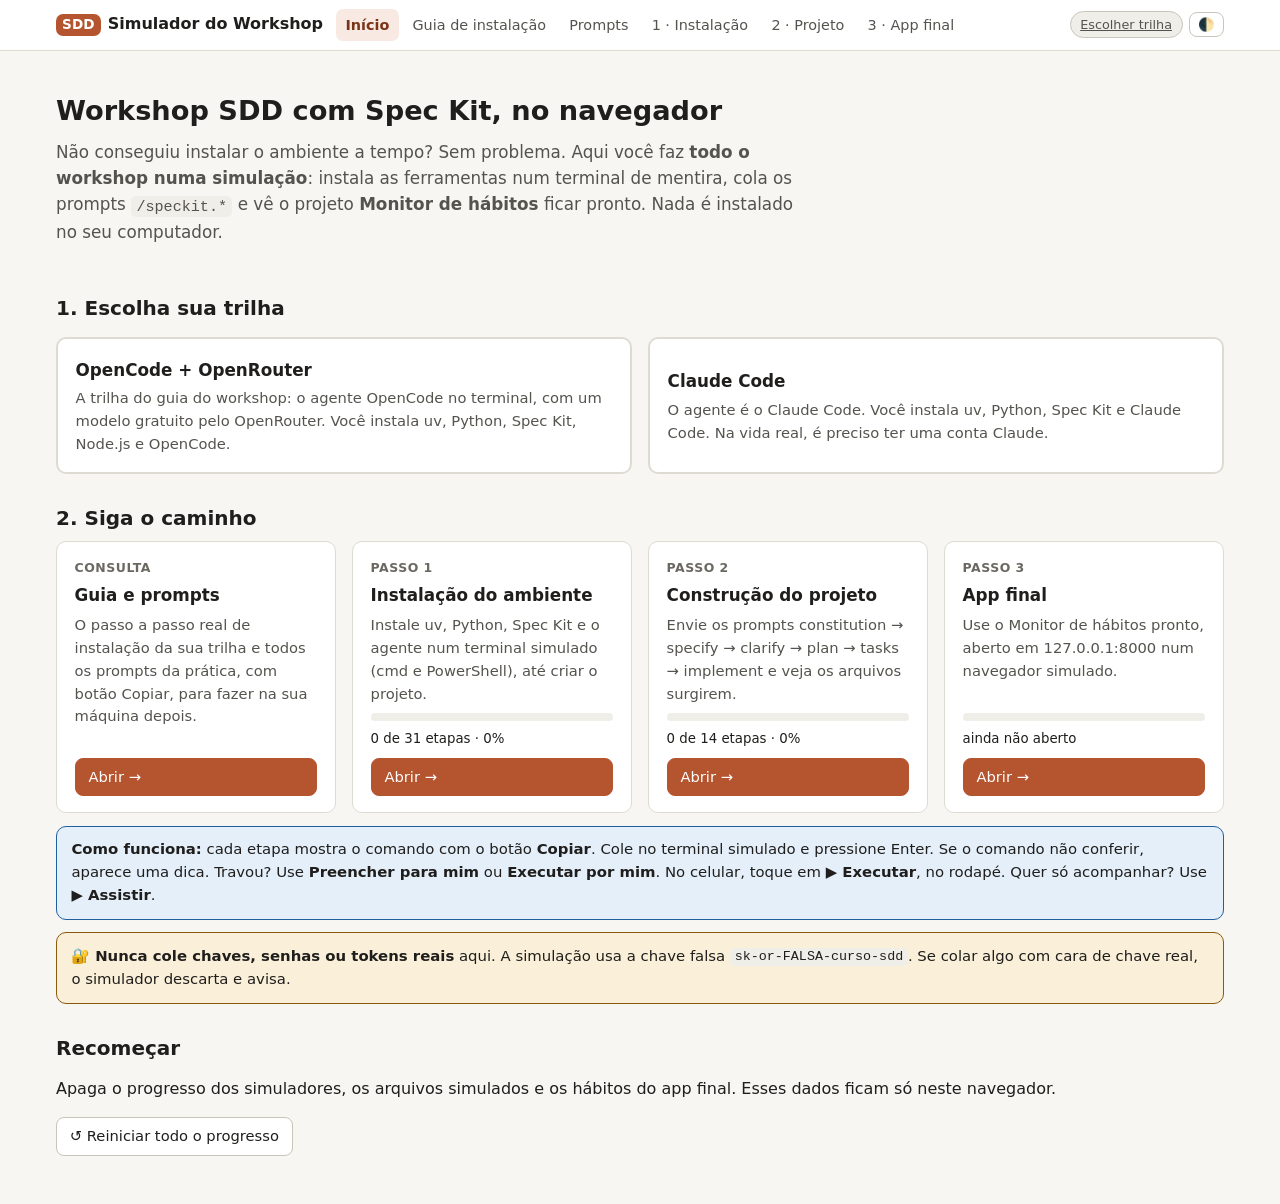
<file: index.html>
<!doctype html>
<html lang="pt-BR">
<head>
<meta charset="utf-8">
<meta name="viewport" content="width=device-width, initial-scale=1">
<title>Início · Simulador do Workshop SDD</title>
<meta name="description" content="Faça o workshop de SDD com Spec Kit numa simulação no navegador: instalação, prompts e o app final, sem instalar nada.">
<link rel="icon" href="assets/favicon.svg" type="image/svg+xml">
<link rel="stylesheet" href="assets/sim.css">
</head>
<body data-raiz="" data-pagina="inicio">
<main>
  <section class="hero">
    <h1>Workshop SDD com Spec Kit, no navegador</h1>
    <p class="lead">Não conseguiu instalar o ambiente a tempo? Sem problema. Aqui você faz <b>todo o workshop numa simulação</b>: instala as ferramentas num terminal de mentira, cola os prompts <code>/speckit.*</code> e vê o projeto <b>Monitor de hábitos</b> ficar pronto. Nada é instalado no seu computador.</p>
  </section>

  <h2 id="trilhas">1. Escolha sua trilha</h2>
  <div class="trilhas" id="trilhas-opcoes"></div>

  <h2>2. Siga o caminho</h2>
  <div class="grade" id="areas"></div>

  <div class="aviso info">
    <b>Como funciona:</b> cada etapa mostra o comando com o botão <b>Copiar</b>. Cole no terminal simulado e pressione Enter. Se o comando não conferir, aparece uma dica. Travou? Use <b>Preencher para mim</b> ou <b>Executar por mim</b>. No celular, toque em <b>▶ Executar</b>, no rodapé. Quer só acompanhar? Use <b>▶ Assistir</b>.
  </div>
  <div class="aviso warn">
    🔐 <b>Nunca cole chaves, senhas ou tokens reais</b> aqui. A simulação usa a chave falsa <code>sk-or-FALSA-curso-sdd</code>. Se colar algo com cara de chave real, o simulador descarta e avisa.
  </div>

  <h2>Recomeçar</h2>
  <p>Apaga o progresso dos simuladores, os arquivos simulados e os hábitos do app final. Esses dados ficam só neste navegador.</p>
  <button type="button" class="btn" id="reiniciar">↺ Reiniciar todo o progresso</button>
</main>
<script src="assets/roteiros.js"></script>
<script src="assets/sim.js"></script>
<script>
(function () {
  Sim.iniciarPagina();
  var opcoes = [
    ["opencode", "OpenCode + OpenRouter", "A trilha do guia do workshop: o agente OpenCode no terminal, com um modelo gratuito pelo OpenRouter. Você instala uv, Python, Spec Kit, Node.js e OpenCode."],
    ["claude", "Claude Code", "O agente é o Claude Code. Você instala uv, Python, Spec Kit e Claude Code. Na vida real, é preciso ter uma conta Claude."]
  ];
  var box = document.getElementById("trilhas-opcoes");
  function desenhaTrilhas() {
    box.innerHTML = "";
    opcoes.forEach(function (o) {
      var b = Sim.el("button", { type: "button", class: "trilha", "aria-pressed": Sim.trilha() === o[0] ? "true" : "false" },
        "<span class='trilha-tit'>" + (Sim.trilha() === o[0] ? "✓ " : "") + o[1] + "</span><span class='trilha-desc'>" + o[2] + "</span>");
      b.onclick = function () {
        Sim.estado().trilha = o[0]; Sim.salvar();
        var chip = document.querySelector(".chip-trilha"); if (chip) chip.textContent = "Trilha: " + Sim.nomeAgente();
        desenhaTrilhas(); desenhaAreas();
      };
      box.appendChild(b);
    });
  }
  function desenhaAreas() {
    var g = document.getElementById("areas"); g.innerHTML = "";
    var pi = Sim.progresso("instalacao", ROTEIROS.instalacao), pp = Sim.progresso("projeto", ROTEIROS.projeto);
    var areas = [
      ["Consulta", "Guia e prompts", "O passo a passo real de instalação da sua trilha e todos os prompts da prática, com botão Copiar, para fazer na sua máquina depois.", "guia/instalacao.html", null],
      ["Passo 1", "Instalação do ambiente", "Instale uv, Python, Spec Kit e o agente num terminal simulado (cmd e PowerShell), até criar o projeto.", "simulador/instalacao.html", pi],
      ["Passo 2", "Construção do projeto", "Envie os prompts constitution → specify → clarify → plan → tasks → implement e veja os arquivos surgirem.", "simulador/projeto.html", pp],
      ["Passo 3", "App final", "Use o Monitor de hábitos pronto, aberto em 127.0.0.1:8000 num navegador simulado.", "simulador/app-final.html", { pct: Sim.estado().appAberto ? 100 : 0, txt: Sim.estado().appAberto ? "✓ já aberto" : "ainda não aberto" }]
    ];
    areas.forEach(function (a) {
      var c = Sim.el("div", { class: "card area" },
        '<span class="num">' + a[0] + "</span><h3>" + a[1] + "</h3><p>" + a[2] + "</p>" +
        (a[4] ? '<div class="barra" role="presentation"><i style="width:' + a[4].pct + '%"></i></div><small>' + (a[4].txt || (a[4].feitas + " de " + a[4].total + " etapas · " + a[4].pct + "%")) + "</small>" : ""));
      c.appendChild(Sim.el("a", { class: "btn primario", href: a[3], "aria-label": (a[4] && a[4].pct > 0 && a[4].pct < 100 ? "Continuar: " : "Abrir: ") + a[1] }, a[4] && a[4].pct > 0 && a[4].pct < 100 ? "Continuar →" : "Abrir →"));
      g.appendChild(c);
    });
  }
  document.getElementById("reiniciar").onclick = function () {
    if (!confirm("Apagar todo o progresso, os arquivos simulados e os hábitos do app final?")) return;
    Sim.reiniciarTudo(); location.reload();
  };
  desenhaTrilhas(); desenhaAreas();
})();
</script>
</body>
</html>
</file>
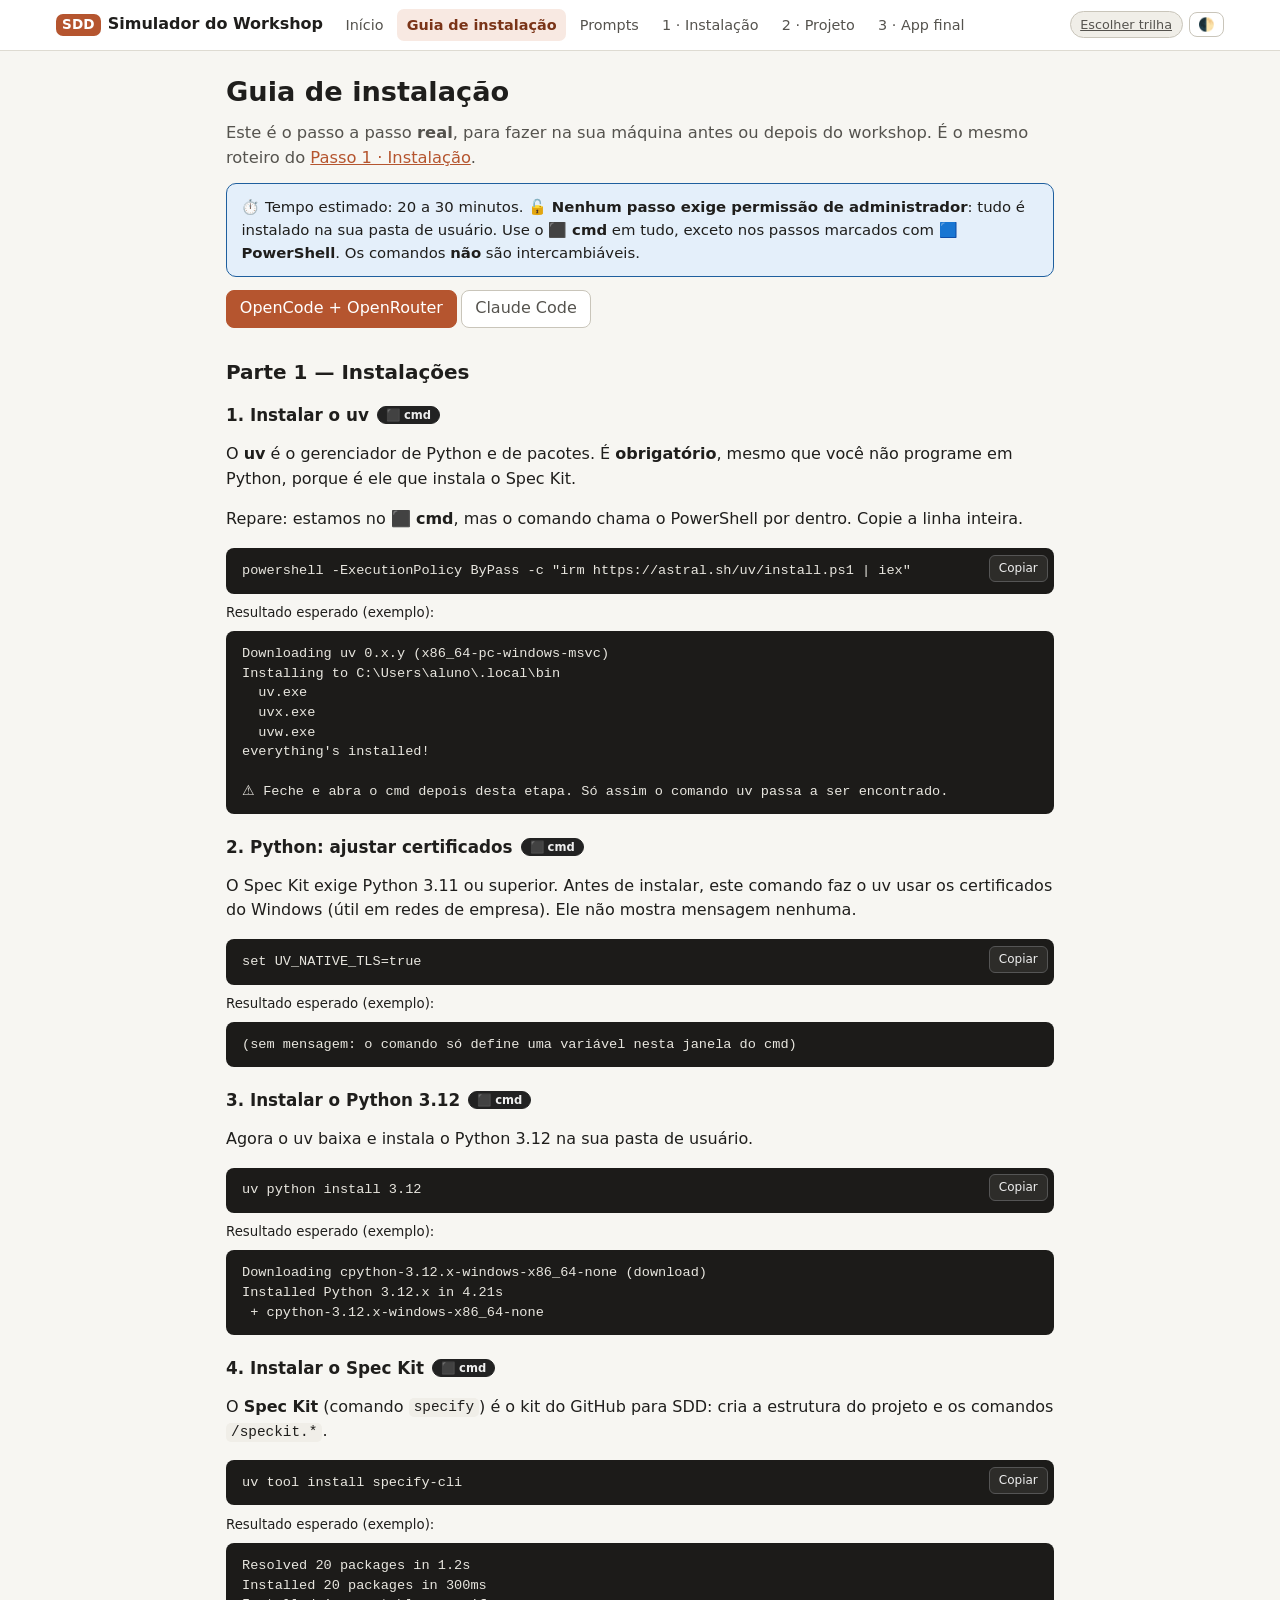
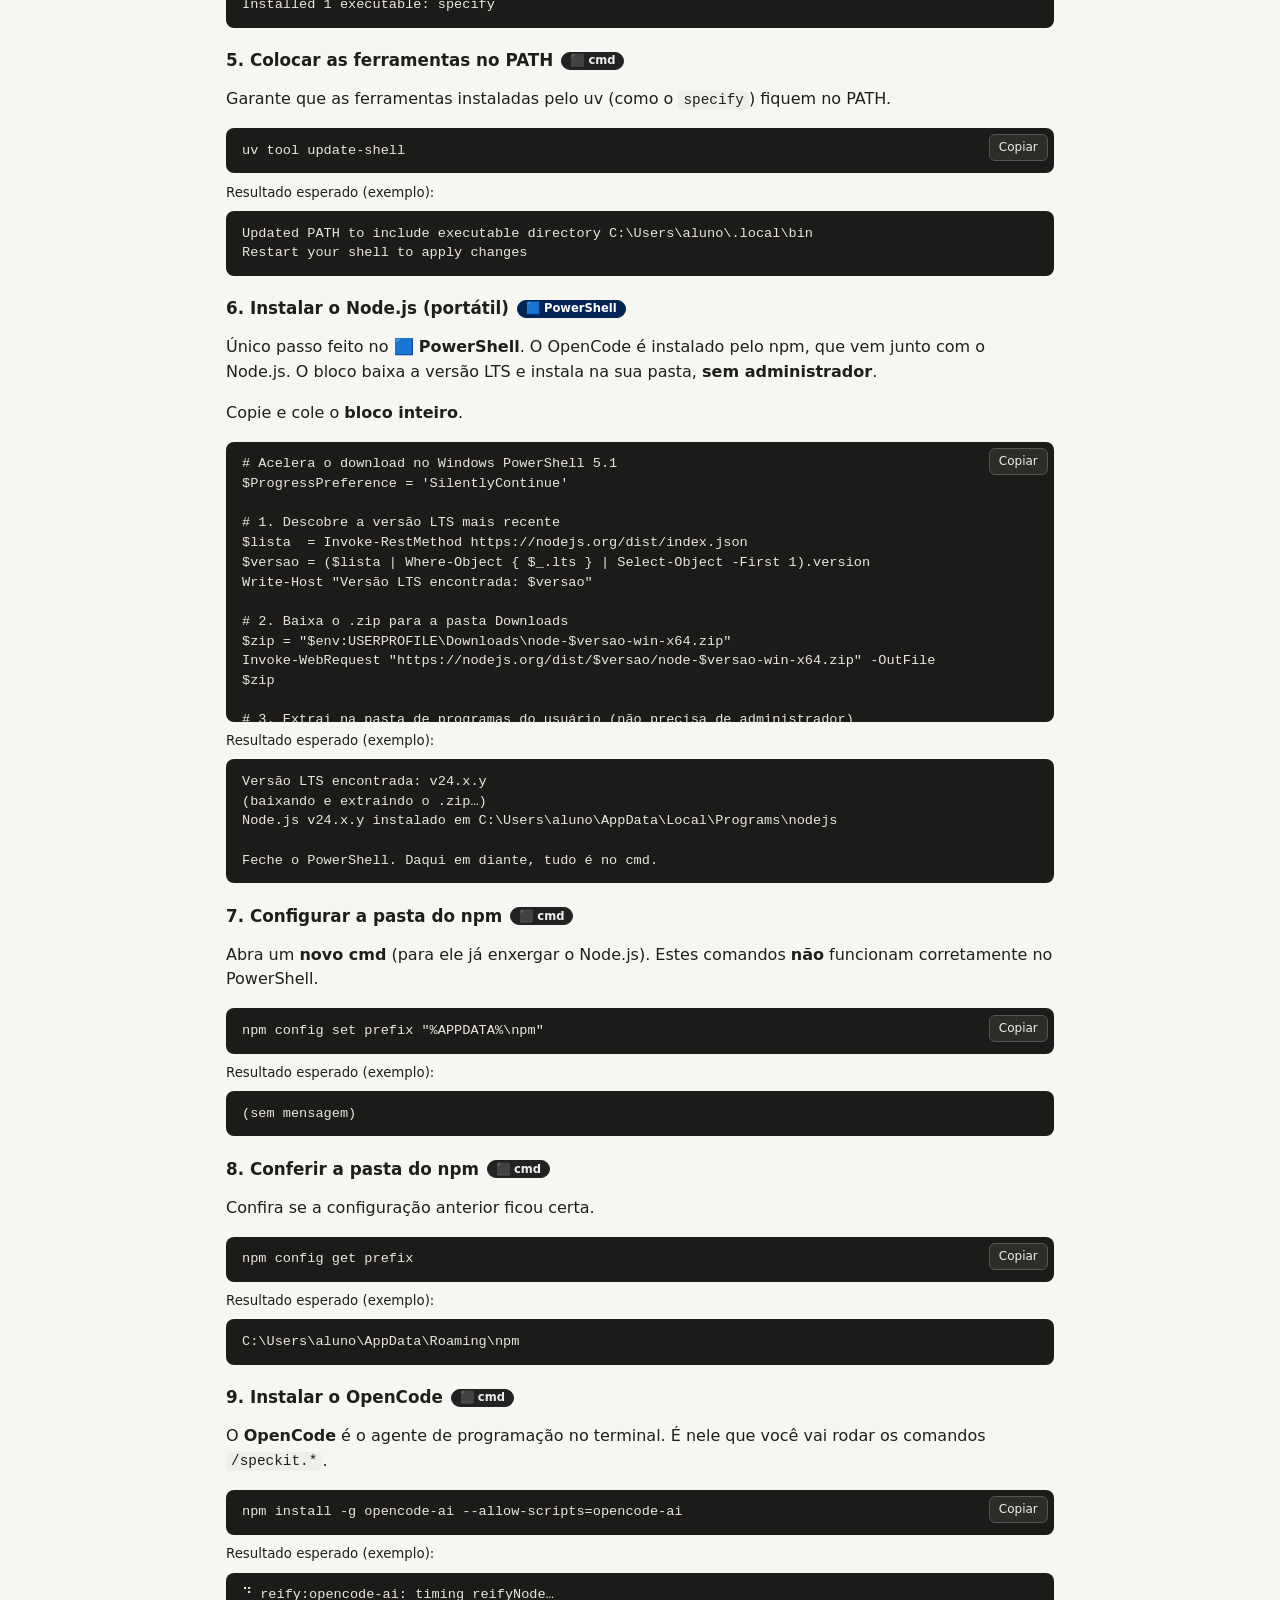
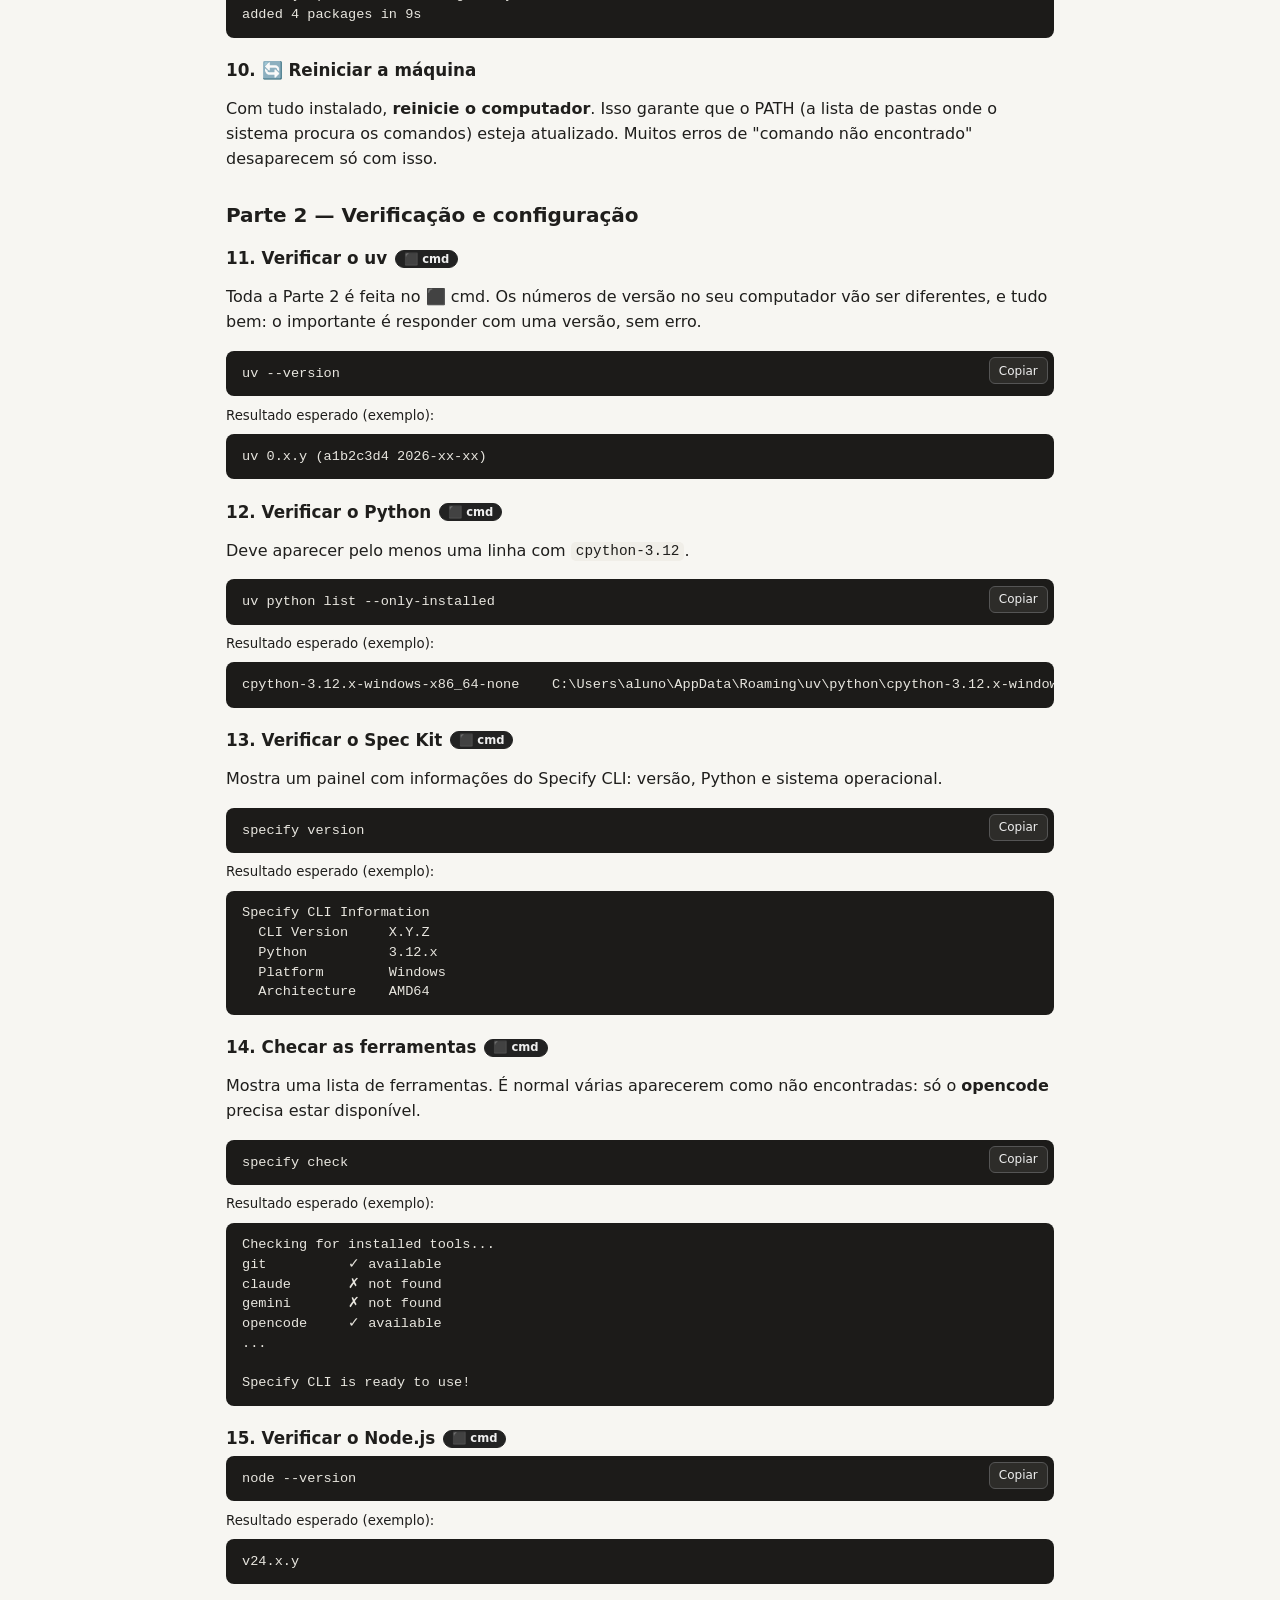
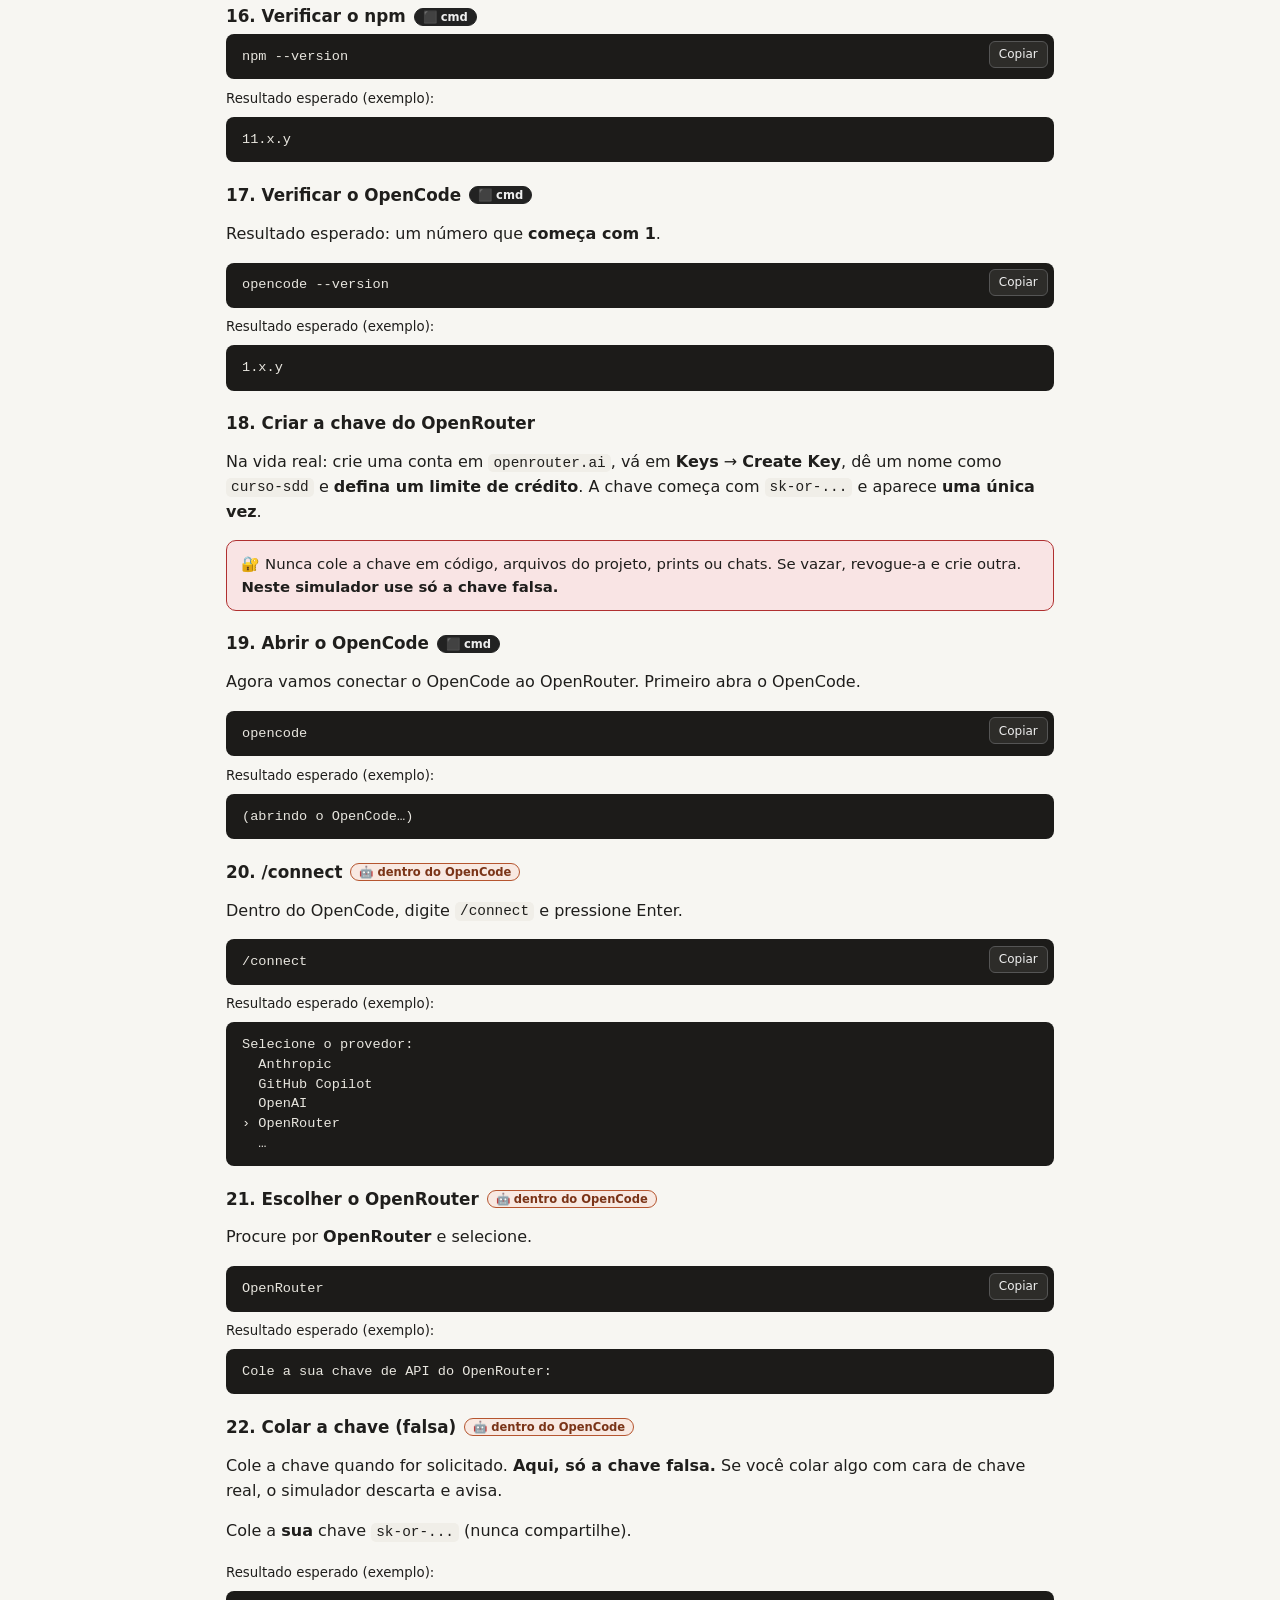
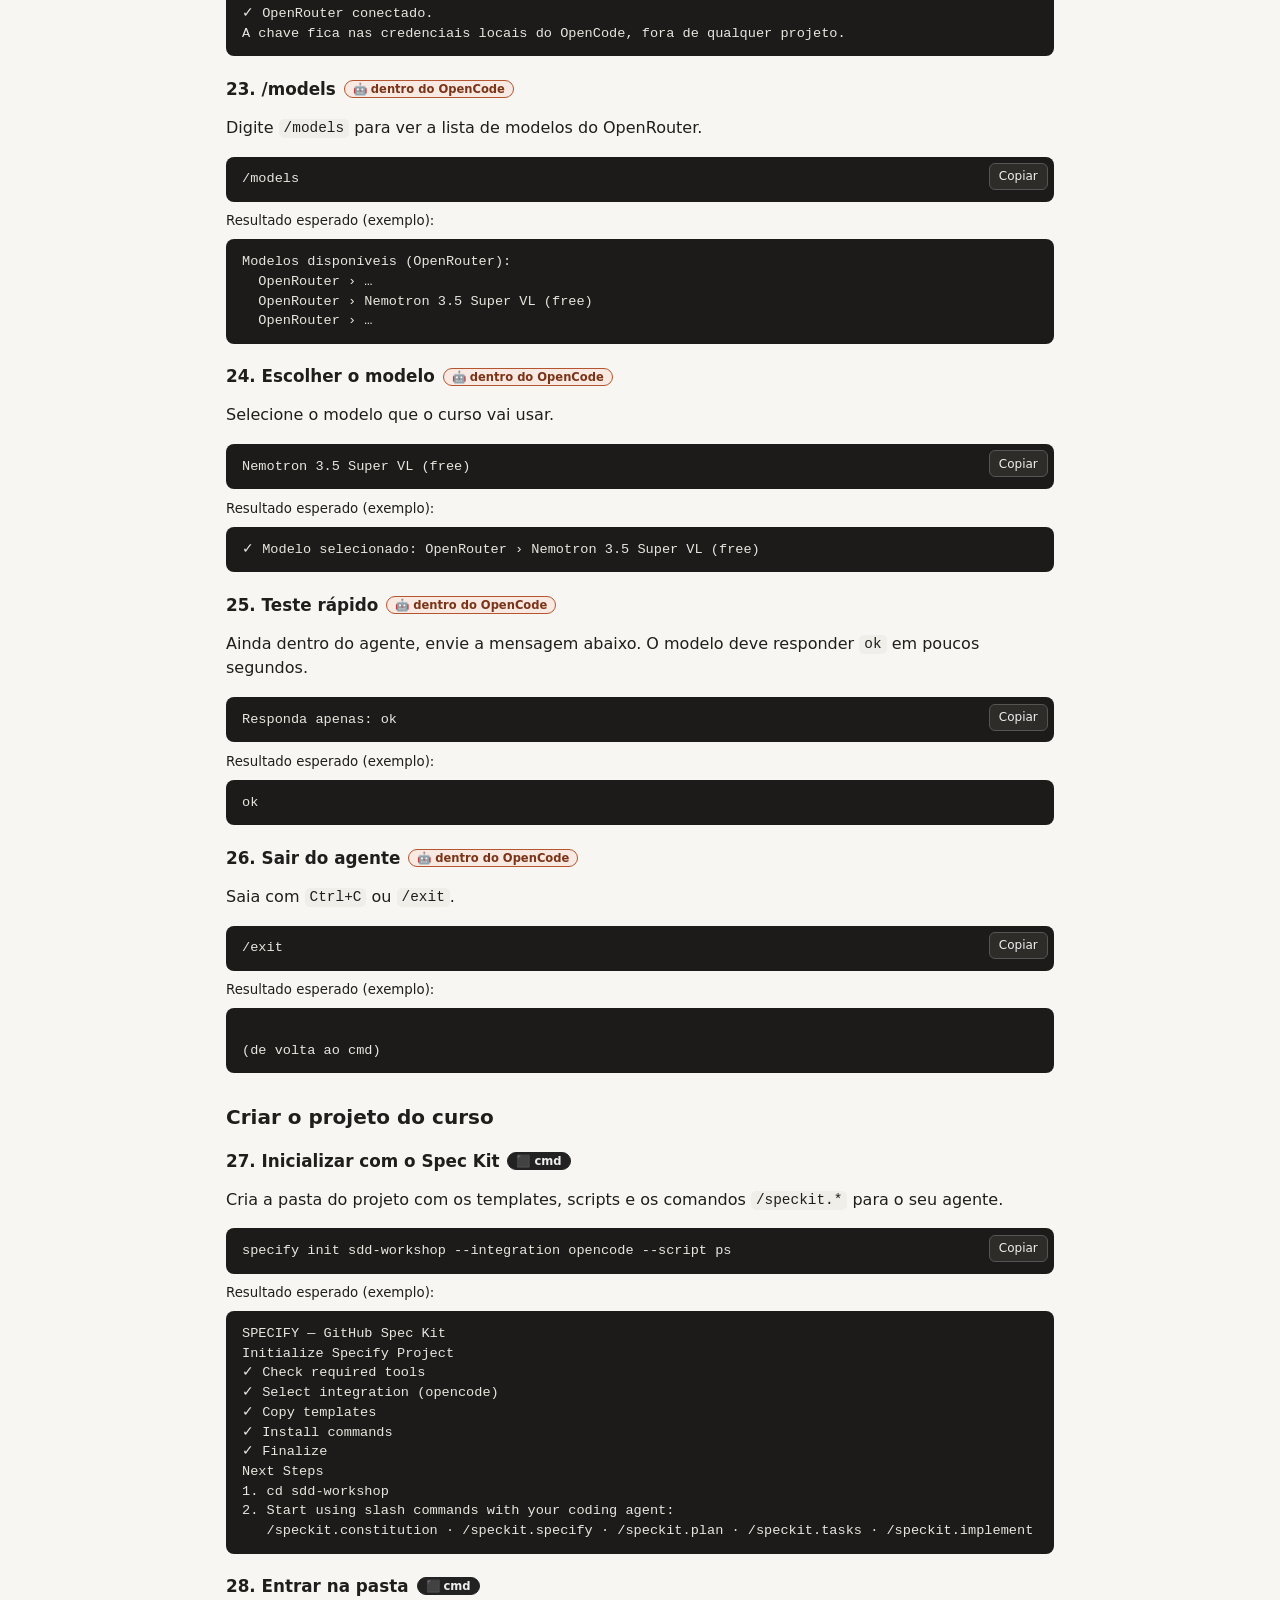
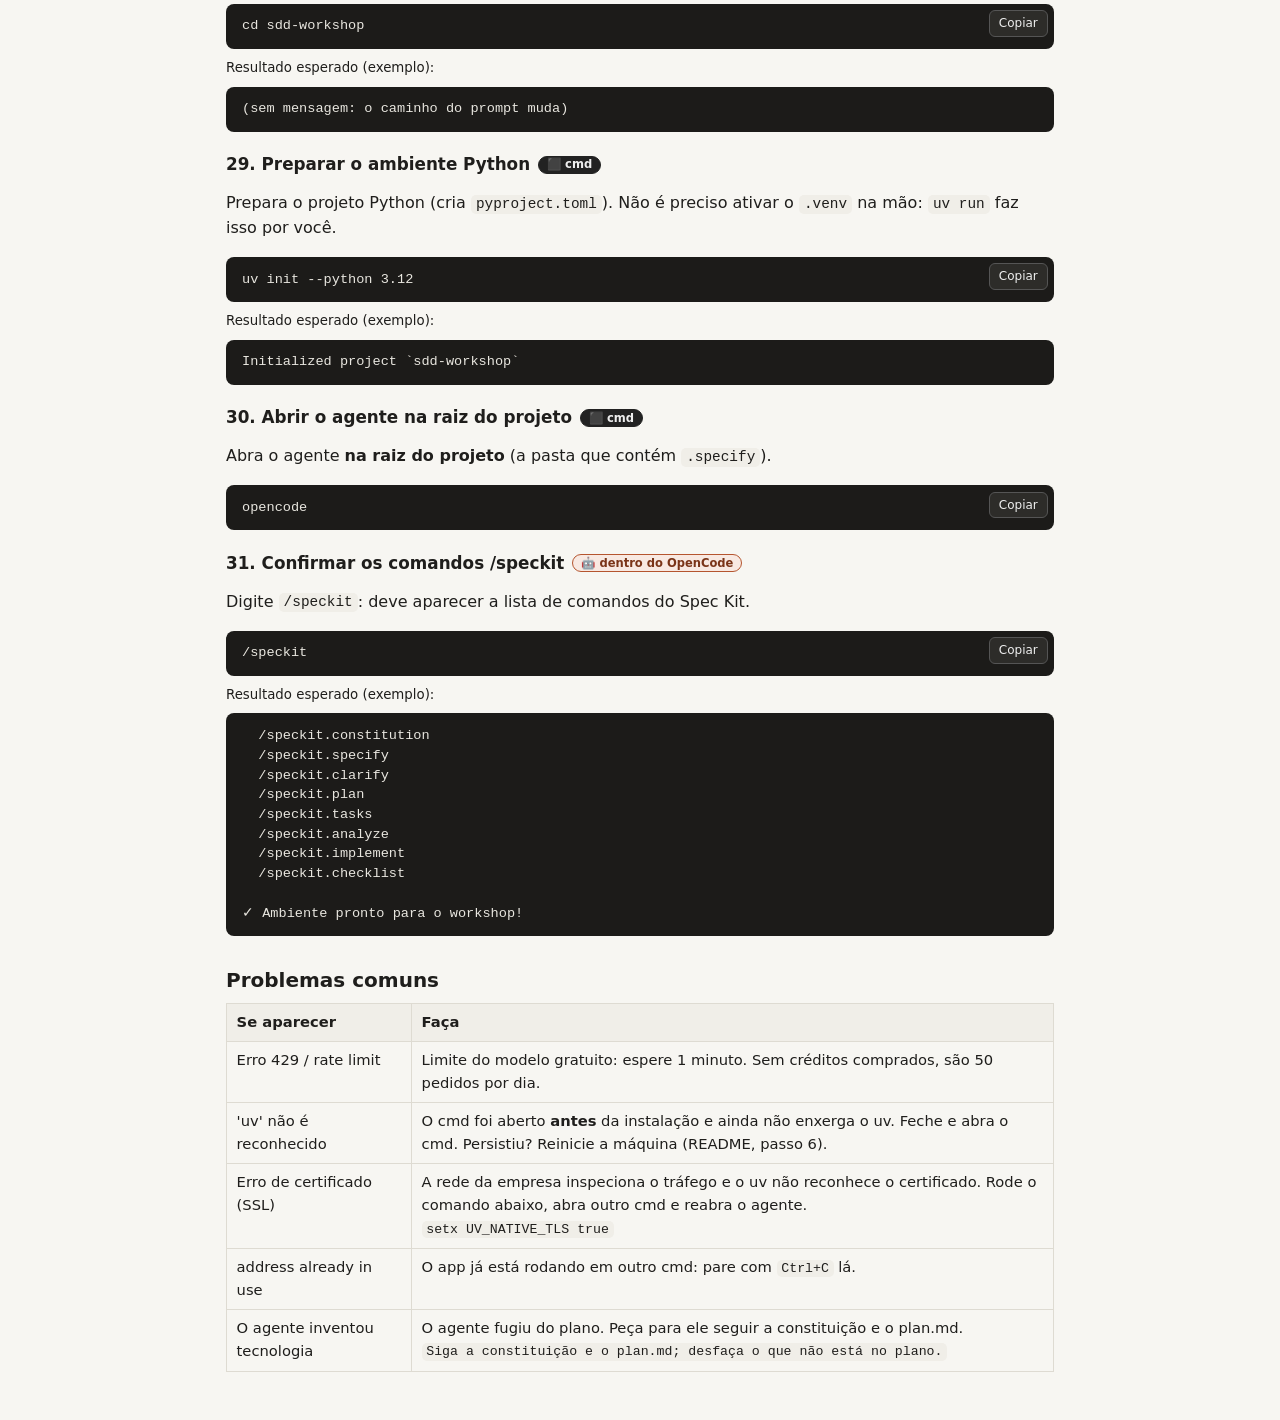
<file: guia/instalacao.html>
<!doctype html>
<html lang="pt-BR">
<head>
<meta charset="utf-8">
<meta name="viewport" content="width=device-width, initial-scale=1">
<title>Guia de instalação · Simulador do Workshop SDD</title>
<meta name="description" content="Passo a passo real para instalar uv, Python, Spec Kit e o agente (OpenCode ou Claude Code) no Windows, sem administrador.">
<link rel="icon" href="../assets/favicon.svg" type="image/svg+xml">
<link rel="stylesheet" href="../assets/sim.css">
</head>
<body data-raiz="../" data-pagina="guia">
<main class="estreito">
  <h1>Guia de instalação</h1>
  <p class="lead">Este é o passo a passo <b>real</b>, para fazer na sua máquina antes ou depois do workshop. É o mesmo roteiro do <a href="../simulador/instalacao.html">Passo 1 · Instalação</a>.</p>
  <div class="aviso info">⏱️ Tempo estimado: 20 a 30 minutos. 🔓 <b>Nenhum passo exige permissão de administrador</b>: tudo é instalado na sua pasta de usuário. Use o ⬛ <b>cmd</b> em tudo, exceto nos passos marcados com 🟦 <b>PowerShell</b>. Os comandos <b>não</b> são intercambiáveis.</div>
  <div class="abas" role="group" aria-label="Escolha a trilha do guia" id="abas"></div>
  <div id="conteudo"></div>
</main>
<script src="../assets/roteiros.js"></script>
<script src="../assets/sim.js"></script>
<script>
(function () {
  Sim.iniciarPagina();
  var esc = Sim.esc, el = Sim.el;
  var atual = Sim.trilha() || "opencode";
  function texto(saida) {
    return (Sim.val(saida) || []).filter(function (p) { return p.t !== "pensa" && p.t !== "cria"; })
      .map(function (p) { var d = document.createElement("div"); d.innerHTML = p.t === "html" ? p.x : esc(p.x); return d.textContent; }).join("\n");
  }
  function desenha() {
    var abas = document.getElementById("abas"); abas.innerHTML = "";
    [["opencode", "OpenCode + OpenRouter"], ["claude", "Claude Code"]].forEach(function (t) {
      var b = el("button", { type: "button", "aria-pressed": atual === t[0] ? "true" : "false" }, t[1]);
      b.onclick = function () { atual = t[0]; Sim.estado().trilha = atual; Sim.salvar(); var chip = document.querySelector(".chip-trilha"); if (chip) chip.textContent = "Trilha: " + Sim.nomeAgente(); desenha(); };
      abas.appendChild(b);
    });
    var c = document.getElementById("conteudo"); c.innerHTML = "";
    var grupo = null, n = 0;
    Sim.etapasDaTrilha(ROTEIROS.instalacao).forEach(function (e) {
      if (e.grupo !== grupo) { grupo = e.grupo; c.appendChild(el("h2", null, esc(grupo))); }
      n++;
      var s = el("section", { class: "passo-guia" });
      var selo = e.shell === "ps" ? '<span class="selo ps">🟦 PowerShell</span>' : e.shell === "agente" ? '<span class="selo agente">🤖 dentro do ' + esc(Sim.nomeAgente()) + "</span>" : '<span class="selo cmd">⬛ cmd</span>';
      s.appendChild(el("h3", null, n + ". " + esc(e.titulo) + " " + (e.modo === "botao" ? "" : selo) + (e.conferir ? ' <span class="selo conferir">conferir na documentação oficial</span>' : "")));
      if (e.explica) s.appendChild(el("div", null, Sim.val(e.explica)));
      if (e.modo !== "botao") {
        var cmd = Sim.comandoDe(e);
        if (e.modo === "chave") s.appendChild(el("p", null, "Cole a <b>sua</b> chave <code>sk-or-...</code> (nunca compartilhe)."));
        else s.appendChild(Sim.blocoCopiavel(cmd));
      }
      var t = texto(e.saida);
      if (t && e.modo !== "botao") { s.appendChild(el("p", { style: "margin:.4rem 0 .1rem" }, "<small>Resultado esperado (exemplo):</small>")); var pre = el("pre", { class: "bloco" }); pre.textContent = t; s.appendChild(pre); }
      c.appendChild(s);
    });
    c.appendChild(el("h2", null, "Problemas comuns"));
    var tb = el("div", { class: "tabela-rolagem" });
    var h = "<table><thead><tr><th>Se aparecer</th><th>Faça</th></tr></thead><tbody>";
    for (var k in ROTEIROS.problemas) { var p = ROTEIROS.problemas[k]; h += "<tr><td>" + esc(p.titulo) + "</td><td>" + p.causa + (p.comando ? "<br><code>" + esc(p.comando) + "</code>" : "") + "</td></tr>"; }
    tb.innerHTML = h + "</tbody></table>"; c.appendChild(tb);
  }
  desenha();
})();
</script>
</body>
</html>
</file>
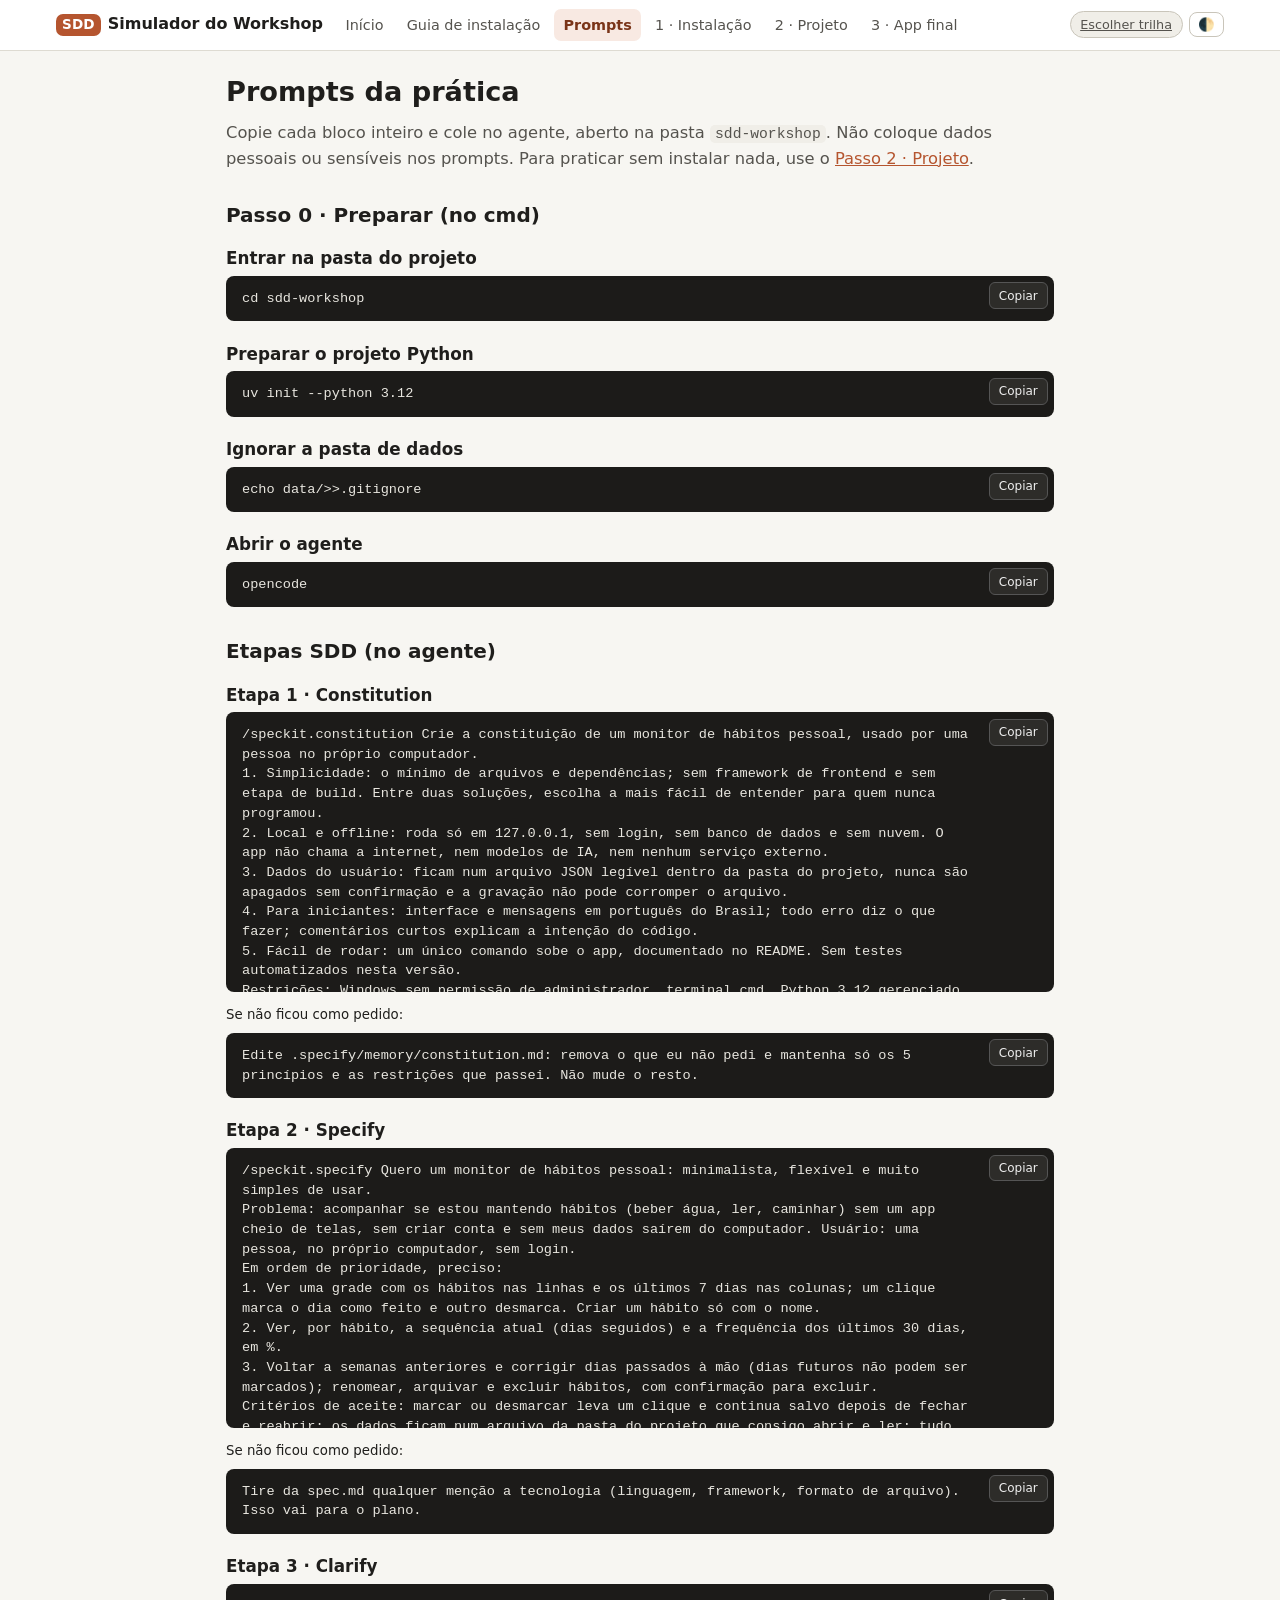
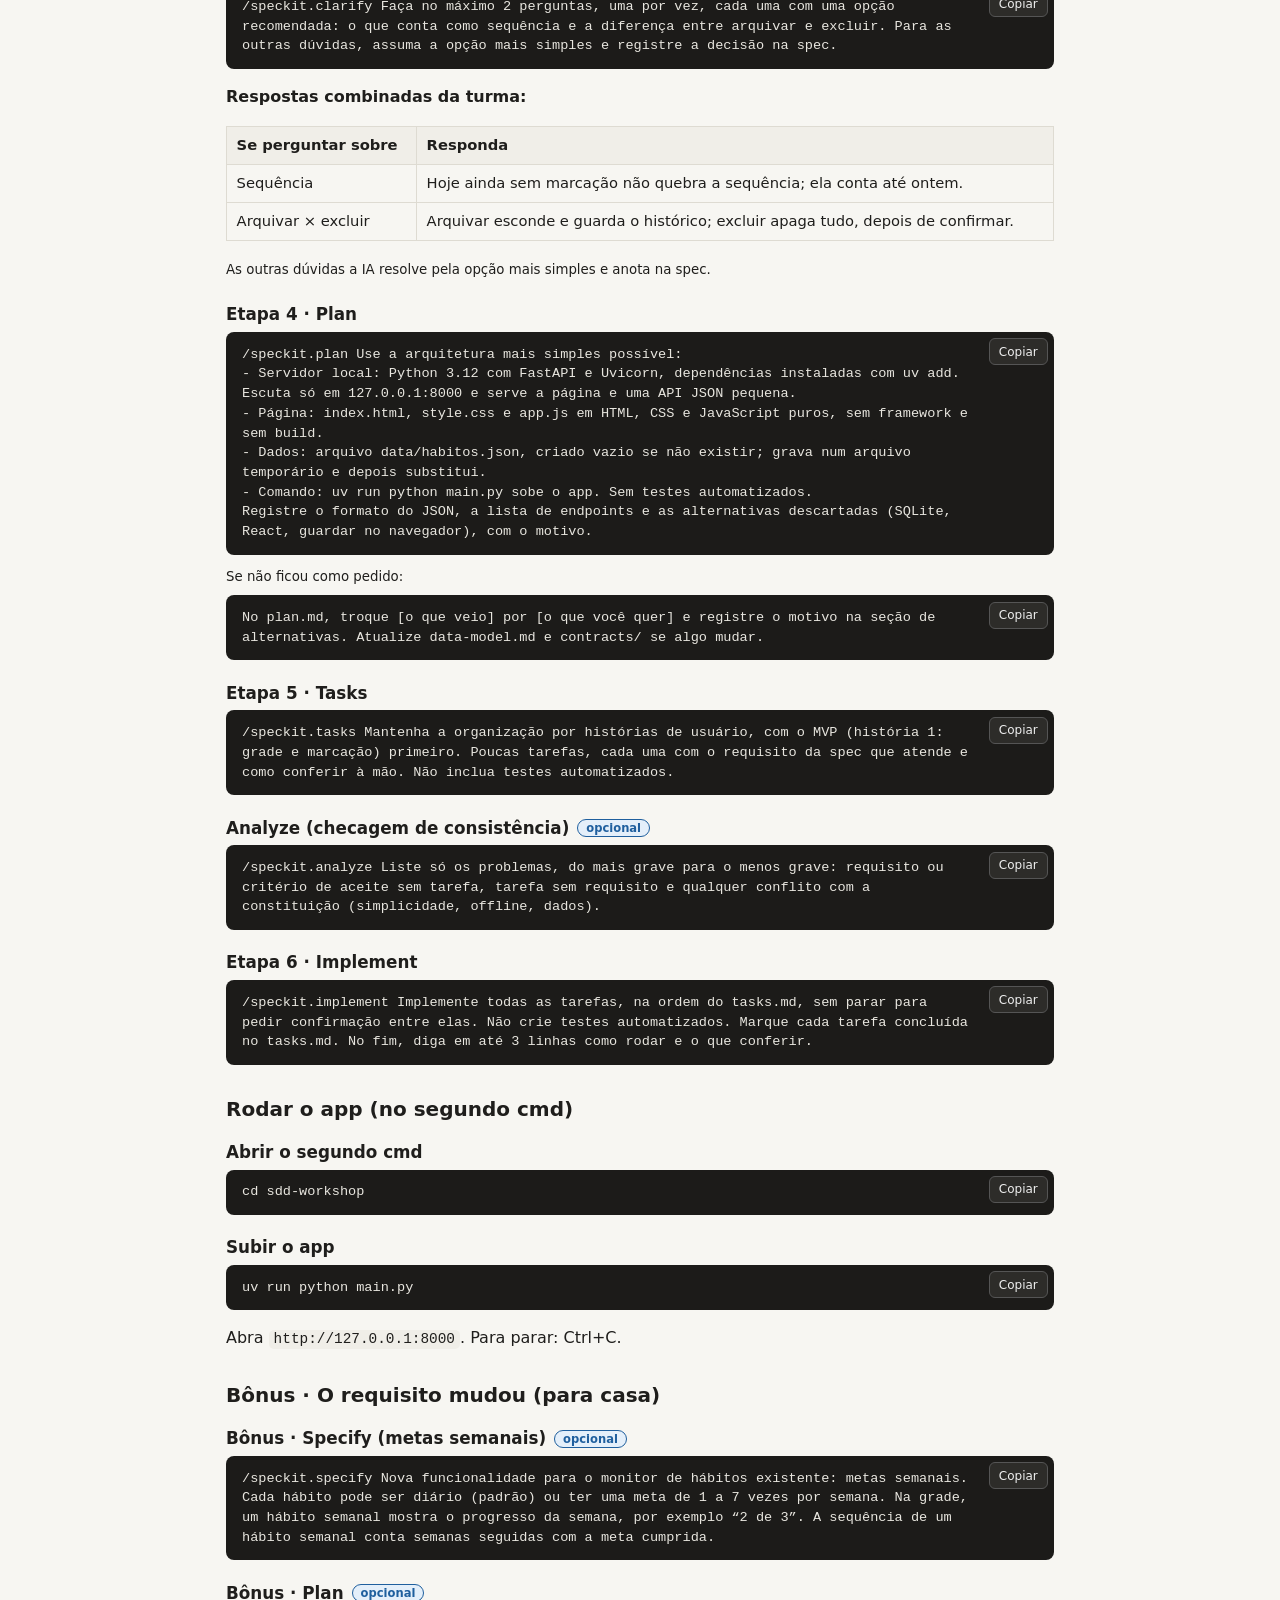
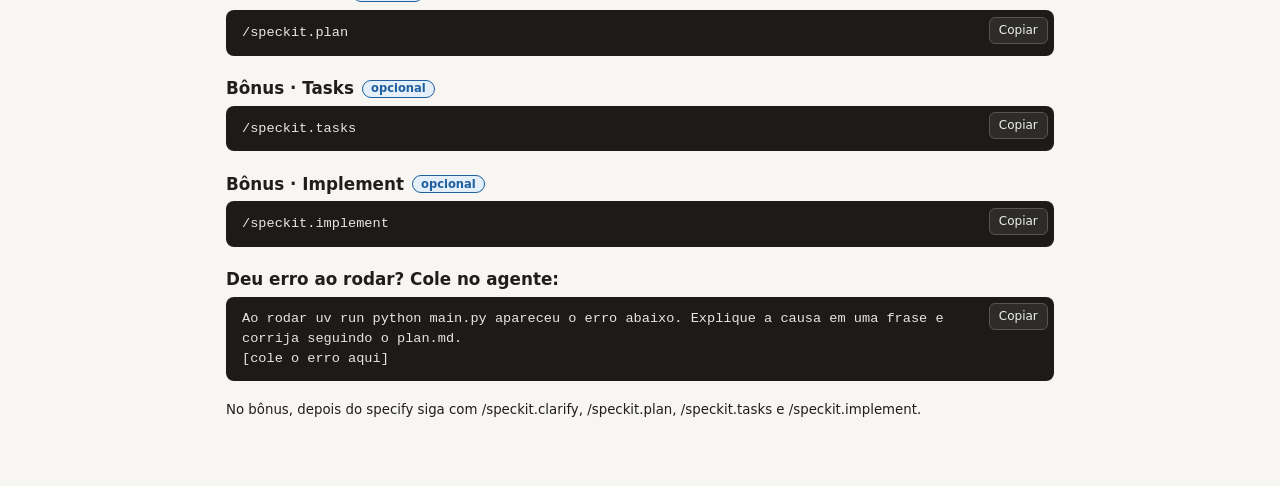
<file: guia/prompts.html>
<!doctype html>
<html lang="pt-BR">
<head>
<meta charset="utf-8">
<meta name="viewport" content="width=device-width, initial-scale=1">
<title>Prompts da prática · Simulador do Workshop SDD</title>
<meta name="description" content="Todos os prompts da prática do Monitor de hábitos, com botão Copiar.">
<link rel="icon" href="../assets/favicon.svg" type="image/svg+xml">
<link rel="stylesheet" href="../assets/sim.css">
</head>
<body data-raiz="../" data-pagina="prompts">
<main class="estreito">
  <h1>Prompts da prática</h1>
  <p class="lead">Copie cada bloco inteiro e cole no agente, aberto na pasta <code>sdd-workshop</code>. Não coloque dados pessoais ou sensíveis nos prompts. Para praticar sem instalar nada, use o <a href="../simulador/projeto.html">Passo 2 · Projeto</a>.</p>
  <p id="nota-trilha"></p>
  <div id="conteudo"></div>
</main>
<script src="../assets/roteiros.js"></script>
<script src="../assets/sim.js"></script>
<script>
(function () {
  Sim.iniciarPagina();
  var esc = Sim.esc, el = Sim.el;
  if (Sim.trilha() === "claude") document.getElementById("nota-trilha").innerHTML = "<small>Trilha Claude Code: os comandos aparecem como skills com hífen (<code>/speckit-plan</code>).</small>";
  var c = document.getElementById("conteudo"), grupo = null;
  Sim.etapasDaTrilha(ROTEIROS.projeto).forEach(function (e) {
    if (e.id === "clarify-r1" || e.id === "clarify-r2") return; // viram a tabela de respostas
    if (e.grupo !== grupo) { grupo = e.grupo; c.appendChild(el("h2", null, esc(grupo))); }
    var s = el("section", { class: "passo-guia" });
    s.appendChild(el("h3", null, esc(e.titulo) + (e.opcional ? ' <span class="selo opc">opcional</span>' : "")));
    s.appendChild(Sim.blocoCopiavel(Sim.comandoDe(e)));
    if (e.id === "clarify") {
      var t = "<p><b>Respostas combinadas da turma:</b></p><div class='tabela-rolagem'><table><thead><tr><th>Se perguntar sobre</th><th>Responda</th></tr></thead><tbody>";
      ROTEIROS.respostasClarify.forEach(function (r) { t += "<tr><td>" + esc(r[0]) + "</td><td>" + esc(r[1]) + "</td></tr>"; });
      s.appendChild(el("div", null, t + "</tbody></table></div><p><small>As outras dúvidas a IA resolve pela opção mais simples e anota na spec.</small></p>"));
    }
    if (e.corrige) { s.appendChild(el("p", { style: "margin:.6rem 0 .2rem" }, "<small>Se não ficou como pedido:</small>")); s.appendChild(Sim.blocoCopiavel(e.corrige)); }
    if (e.id === "rodar") s.appendChild(el("p", null, "Abra <code>http://127.0.0.1:8000</code>. Para parar: Ctrl+C."));
    c.appendChild(s);
  });
  c.appendChild(el("h3", null, "Deu erro ao rodar? Cole no agente:"));
  c.appendChild(Sim.blocoCopiavel("Ao rodar uv run python main.py apareceu o erro abaixo. Explique a causa em uma frase e corrija seguindo o plan.md.\n[cole o erro aqui]"));
  c.appendChild(el("p", null, "<small>No bônus, depois do specify siga com /speckit.clarify, /speckit.plan, /speckit.tasks e /speckit.implement.</small>"));
})();
</script>
</body>
</html>
</file>
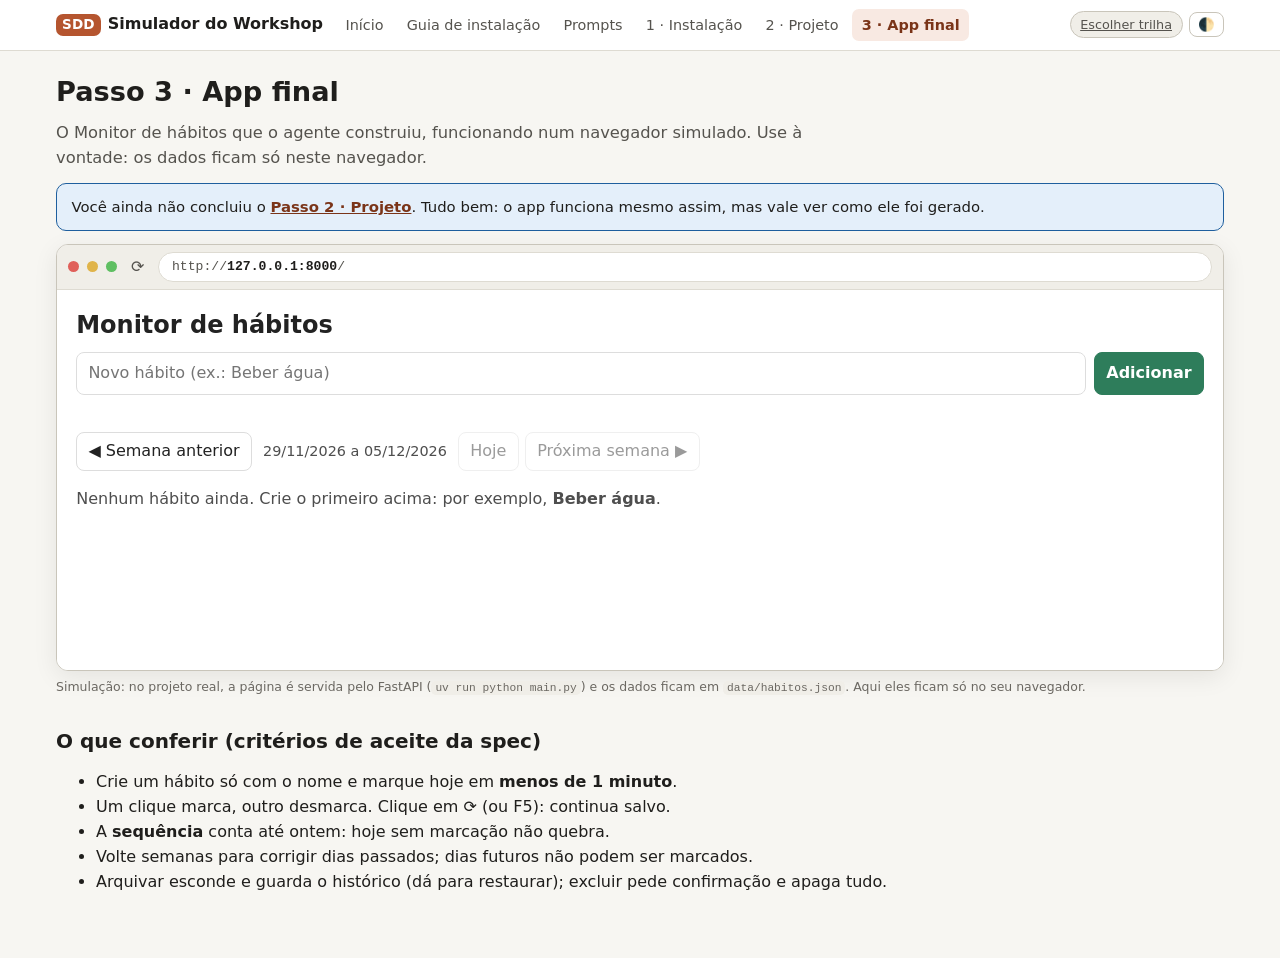
<file: simulador/app-final.html>
<!doctype html>
<html lang="pt-BR">
<head>
<meta charset="utf-8">
<meta name="viewport" content="width=device-width, initial-scale=1">
<title>Passo 3 · App final · Simulador do Workshop SDD</title>
<meta name="description" content="O Monitor de hábitos gerado no workshop, funcionando num navegador simulado.">
<link rel="icon" href="../assets/favicon.svg" type="image/svg+xml">
<link rel="stylesheet" href="../assets/sim.css">
<style>
  /* moldura de navegador simulado */
  .navegador{border:1px solid var(--borda2);border-radius:12px;overflow:hidden;background:var(--card);box-shadow:0 6px 24px rgba(0,0,0,.08)}
  .nav-barra{display:flex;align-items:center;gap:.5rem;padding:.45rem .7rem;background:var(--card2);border-bottom:1px solid var(--borda)}
  .nav-barra i{width:11px;height:11px;border-radius:50%;display:inline-block;flex:none}
  .nav-barra i:nth-child(1){background:#e0605a}.nav-barra i:nth-child(2){background:#e0b44a}.nav-barra i:nth-child(3){background:#5fbf62}
  .nav-url{flex:1;min-width:0;font-family:var(--mono);font-size:.82rem;background:var(--card);border:1px solid var(--borda);border-radius:99px;padding:.25rem .8rem;color:var(--txt2);white-space:nowrap;overflow:hidden;text-overflow:ellipsis}
  .nav-url b{color:var(--txt);font-weight:600}
  .nav-barra button{background:none;border:0;cursor:pointer;font-size:1rem;color:var(--txt2)}

  /* o "app gerado": visual simples e próprio, como sairia de HTML/CSS/JS puros */
  .app{--a-bg:#ffffff;--a-txt:#222;--a-borda:#ddd;--a-acc:#2e7d5b;--a-acc2:#e7f4ee;--a-hoje:#fff7e0;--a-err:#b3261e;--a-on:#ffffff;
    background:var(--a-bg);color:var(--a-txt);padding:1.2rem 1.2rem 1.6rem;font-family:system-ui,"Segoe UI",Arial,sans-serif;min-height:380px}
  :root[data-tema="escuro"] .app{--a-bg:#1d1f1e;--a-txt:#e9ece9;--a-borda:#3a3d3b;--a-acc:#6cc79b;--a-acc2:#21352b;--a-hoje:#3a3420;--a-err:#f28b82;--a-on:#0f241a}
  @media (prefers-color-scheme:dark){:root:not([data-tema="claro"]) .app{--a-bg:#1d1f1e;--a-txt:#e9ece9;--a-borda:#3a3d3b;--a-acc:#6cc79b;--a-acc2:#21352b;--a-hoje:#3a3420;--a-err:#f28b82;--a-on:#0f241a}}
  .app-titulo{margin:0 0 .8rem;font-size:1.5rem}
  .app-form{display:flex;gap:.5rem;flex-wrap:wrap}
  .app-form input{flex:1;min-width:0;font:inherit;padding:.5rem .7rem;border:1px solid var(--a-borda);border-radius:8px;background:var(--a-bg);color:var(--a-txt)}
  .app button{font:inherit;cursor:pointer;border:1px solid var(--a-borda);background:var(--a-bg);color:var(--a-txt);border-radius:8px;padding:.4rem .7rem}
  .app button:disabled{opacity:.45;cursor:not-allowed}
  .app-form button{background:var(--a-acc);border-color:var(--a-acc);color:var(--a-on);font-weight:600}
  .app-msg{min-height:1.4em;margin:.5rem 0;font-size:.92rem}
  .app-msg.ok{color:var(--a-acc)} .app-msg.err{color:var(--a-err);font-weight:600}
  .app-nav{display:flex;gap:.4rem;align-items:center;flex-wrap:wrap;margin:.4rem 0 .8rem}
  .app-periodo{font-size:.9rem;opacity:.8;margin:0 .3rem}
  .app-tabela{overflow-x:auto;position:relative}
  .app table{border-collapse:collapse;width:100%;font-size:.9rem}
  .app th,.app td{border:1px solid var(--a-borda);padding:.35rem .4rem;text-align:center;background:transparent}
  .app thead th{font-weight:600;font-size:.8rem;background:transparent}
  .app tbody th{text-align:left;font-weight:600;min-width:120px}
  .app .hoje{background:var(--a-hoje)}
  .app-dia{width:2.2rem;height:2.2rem;padding:0!important;font-weight:700;font-size:1rem}
  .app-dia.feito{background:var(--a-acc)!important;border-color:var(--a-acc)!important;color:var(--a-on)!important}
  .app td.num{white-space:nowrap;font-size:.85rem}
  .app-acoes{white-space:nowrap}
  .app-acoes button{padding:.25rem .4rem;margin:0 .1rem}
  .app-meta{font-weight:400;opacity:.7}
  .app-vazio{opacity:.8}
  .app-arquivados{margin-top:1rem}
  .app-arquivados li{display:flex;gap:.5rem;align-items:center;flex-wrap:wrap;margin:.3rem 0}
  .app-arquivados li span{flex:1}
</style>
</head>
<body data-raiz="../" data-pagina="app">
<main>
  <h1>Passo 3 · App final</h1>
  <p class="lead">O Monitor de hábitos que o agente construiu, funcionando num navegador simulado. Use à vontade: os dados ficam só neste navegador.</p>
  <div id="avisos"></div>
  <div class="navegador" role="region" aria-label="Navegador simulado: Monitor de hábitos">
    <div class="nav-barra"><i></i><i></i><i></i>
      <button type="button" id="recarregar" title="Recarregar" aria-label="Recarregar a página">⟳</button>
      <div class="nav-url"><span class="oculto">Endereço: </span>http://<b>127.0.0.1:8000</b>/</div>
    </div>
    <div class="app" id="app"></div>
  </div>
  <p class="ilustrativo">Simulação: no projeto real, a página é servida pelo FastAPI (<code>uv run python main.py</code>) e os dados ficam em <code>data/habitos.json</code>. Aqui eles ficam só no seu navegador.</p>
  <h2>O que conferir (critérios de aceite da spec)</h2>
  <ul>
    <li>Crie um hábito só com o nome e marque hoje em <b>menos de 1 minuto</b>.</li>
    <li>Um clique marca, outro desmarca. Clique em ⟳ (ou F5): continua salvo.</li>
    <li>A <b>sequência</b> conta até ontem: hoje sem marcação não quebra.</li>
    <li>Volte semanas para corrigir dias passados; dias futuros não podem ser marcados.</li>
    <li>Arquivar esconde e guarda o histórico (dá para restaurar); excluir pede confirmação e apaga tudo.</li>
  </ul>
</main>
<script src="../assets/roteiros.js"></script>
<script src="../assets/sim.js"></script>
<script src="../assets/habitos-app.js"></script>
<script>
(function () {
  Sim.iniciarPagina();
  var st = Sim.estado();
  var feitas = st.feitas.projeto || [];
  var av = document.getElementById("avisos");
  if (feitas.indexOf("implement") < 0) {
    av.innerHTML = "<div class='aviso info'>Você ainda não concluiu o <a href='projeto.html'>Passo 2 · Projeto</a>. Tudo bem: o app funciona mesmo assim, mas vale ver como ele foi gerado.</div>";
  }
  if (st.bonus) av.innerHTML += "<div class='aviso ok'>Bônus ativo: use ⚙ num hábito para definir uma <b>meta semanal</b> (ex.: 3 vezes por semana).</div>";
  st.appAberto = true; Sim.salvar();
  var alvo = document.getElementById("app");
  HabitosApp.iniciar(alvo);
  document.getElementById("recarregar").onclick = function () { HabitosApp.iniciar(alvo); };
})();
</script>
</body>
</html>
</file>
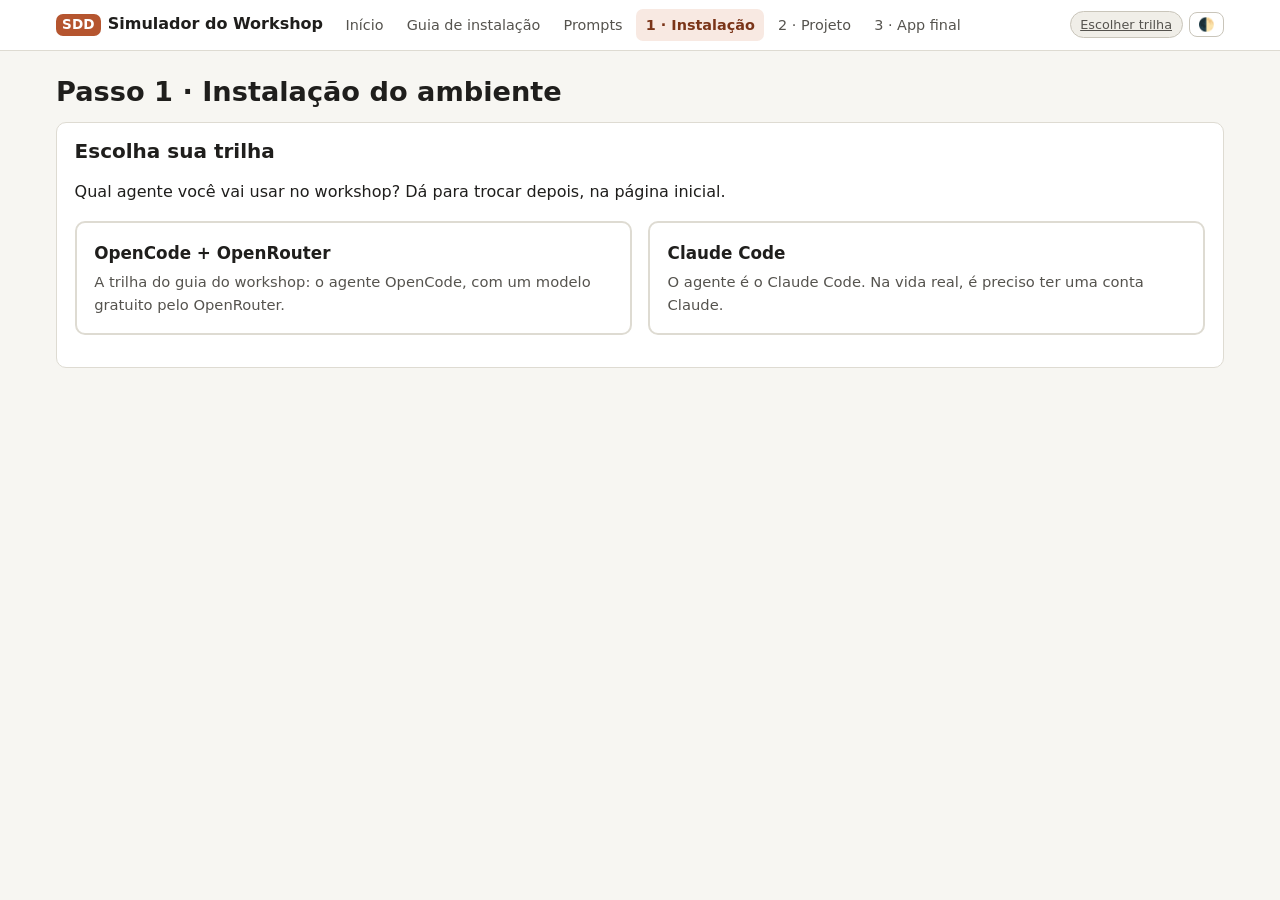
<file: simulador/instalacao.html>
<!doctype html>
<html lang="pt-BR">
<head>
<meta charset="utf-8">
<meta name="viewport" content="width=device-width, initial-scale=1">
<title>Passo 1 · Instalação · Simulador do Workshop SDD</title>
<meta name="description" content="Simulação guiada da instalação do ambiente do workshop num terminal no navegador.">
<link rel="icon" href="../assets/favicon.svg" type="image/svg+xml">
<link rel="stylesheet" href="../assets/sim.css">
</head>
<body data-raiz="../" data-pagina="instalacao">
<main>
  <h1>Passo 1 · Instalação do ambiente</h1>
  <p id="sub" class="lead"></p>
  <div id="app"></div>
</main>
<script src="../assets/roteiros.js"></script>
<script src="../assets/sim.js"></script>
<script>
(function () {
  Sim.iniciarPagina();
  var app = document.getElementById("app");
  Sim.exigirTrilha(app, function () {
    document.getElementById("sub").innerHTML = "Trilha <b>" + Sim.nomeAgente() + "</b>. Siga o guia do workshop numa simulação. Cada etapa indica se o comando é no ⬛ cmd ou no 🟦 PowerShell. " +
      "<a href='../guia/instalacao.html'>Ver o guia completo</a>.";
    Sim.terminalGuiado(app, {
      sim: "instalacao",
      etapas: ROTEIROS.instalacao,
      problemas: ["uv", "ssl"],
      tituloFim: "Ambiente pronto!",
      textoFim: function (c) { return "<p>Você instalou (na simulação) uv, Python 3.12, Spec Kit e o " + c.agente + ", e criou o projeto <code>sdd-workshop</code>. Agora vamos construir o Monitor de hábitos com SDD.</p>"; },
      botoesFim: [{ texto: "Ir para o Passo 2 · Projeto →", href: "projeto.html", primario: true }, { texto: "Ver o guia real", href: "../guia/instalacao.html" }]
    });
  });
})();
</script>
</body>
</html>
</file>
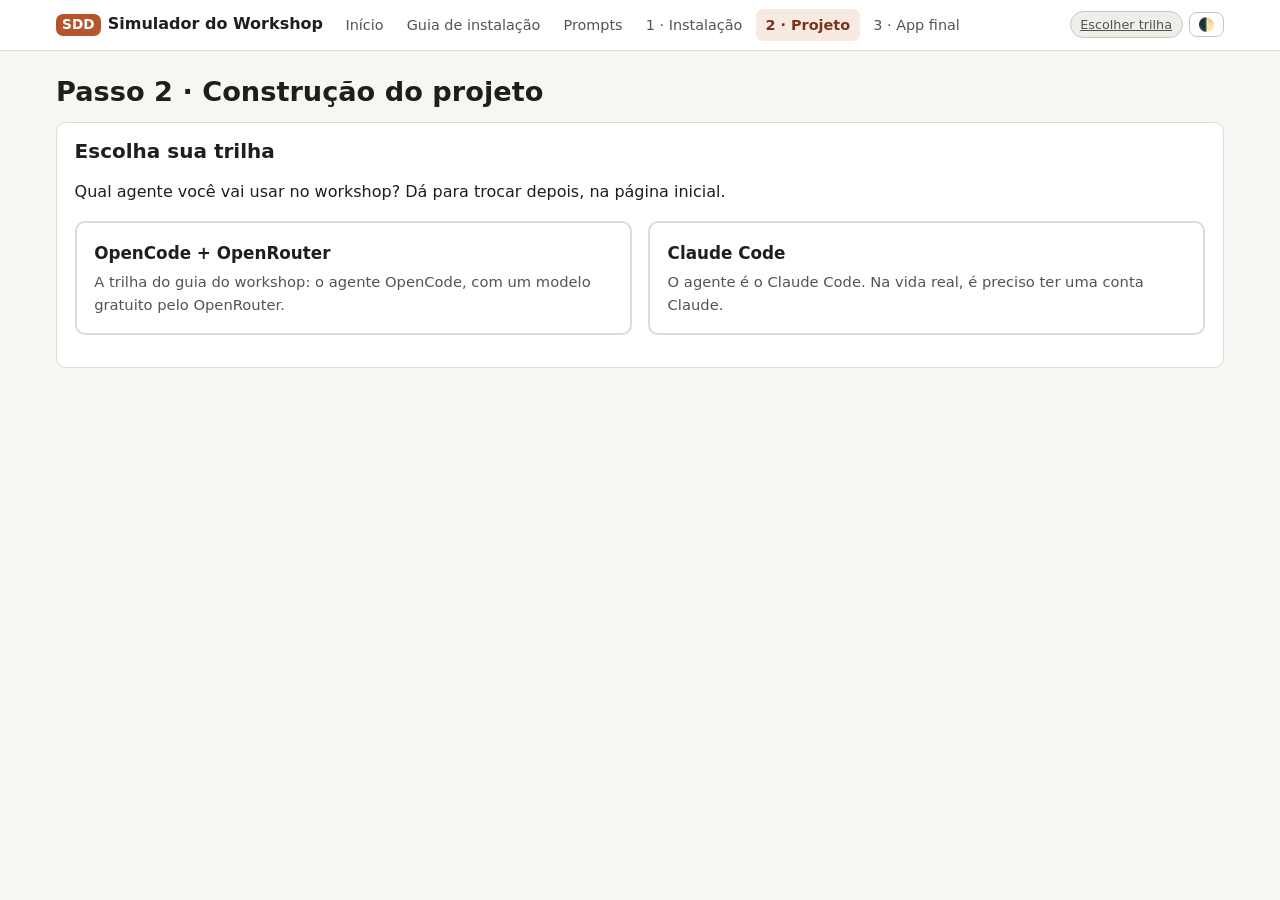
<file: simulador/projeto.html>
<!doctype html>
<html lang="pt-BR">
<head>
<meta charset="utf-8">
<meta name="viewport" content="width=device-width, initial-scale=1">
<title>Passo 2 · Projeto · Simulador do Workshop SDD</title>
<meta name="description" content="Simulação do fluxo SDD com Spec Kit: envie os prompts ao agente e veja os arquivos do Monitor de hábitos surgirem.">
<link rel="icon" href="../assets/favicon.svg" type="image/svg+xml">
<link rel="stylesheet" href="../assets/sim.css">
</head>
<body data-raiz="../" data-pagina="projeto">
<main>
  <h1>Passo 2 · Construção do projeto</h1>
  <p id="sub" class="lead"></p>
  <div id="app"></div>
</main>
<script src="../assets/roteiros.js"></script>
<script src="../assets/projeto-arquivos.js"></script>
<script src="../assets/sim.js"></script>
<script>
(function () {
  Sim.iniciarPagina();
  var app = document.getElementById("app");
  Sim.exigirTrilha(app, function () {
    var c = Sim.ctx();
    document.getElementById("sub").innerHTML = "Envie cada prompt ao " + c.agente + " simulado e acompanhe os arquivos que ele cria no painel 📁 Arquivos. " +
      "Não é preciso ter feito a instalação antes. <a href='../guia/prompts.html'>Ver todos os prompts</a>." +
      (c.trilha === "claude" ? "<br><small>No Claude Code os comandos do Spec Kit são skills com hífen (<code>/speckit-plan</code>); o simulador aceita as duas formas.</small>" : "");
    Sim.terminalGuiado(app, {
      sim: "projeto",
      etapas: ROTEIROS.projeto,
      arvore: true,
      problemas: ["429", "inventou", "ssl", "porta"],
      tituloFim: "Projeto concluído!",
      textoFim: "<p>Você seguiu o fluxo completo de SDD: constituição → spec → clarify → plano → tarefas → implementação. Abra os arquivos no painel 📁 Arquivos para revisar o que o agente gerou.</p>",
      botoesFim: [{ texto: "🌐 Abrir o app final", href: "app-final.html", primario: true }, { texto: "Voltar ao início", href: "../index.html" }]
    });
  });
})();
</script>
</body>
</html>
</file>
<file: assets/sim.css>
/* Simulador do Workshop SDD — estilos (tokens adaptados do curso "Claude Code: do zero ao avançado") */
:root{
  --bg:#f7f6f2; --card:#ffffff; --card2:#f0eee8; --txt:#1f1e1c; --txt2:#55534e; --txt3:#6b6862;
  --borda:#dedbd2; --borda2:#c9c5ba;
  --acc:#b5552f; --acc-bg:#f8e9e2; --acc-txt:#7a3418; --acc-on:#ffffff;
  --ok:#2f7a3a; --ok-bg:#e5f2e3; --err:#b03030; --err-bg:#f9e4e4; --warn:#8a5a0b; --warn-bg:#faf0d9;
  --info:#1f5f9e; --info-bg:#e4effa;
  --term-bg:#1c1b19; --term-txt:#e8e6df; --term-dim:#9a978e; --term-acc:#e0875f; --term-ok:#7cc48a; --term-user:#8fb8e8; --term-warn:#e6c06a; --term-err:#ef8a8a;
  --ps-bg:#012456; --ps-barra:#0b3a7a;
  --mono:"Cascadia Code","Cascadia Mono",Consolas,"Courier New",monospace;
  --sans:"Segoe UI",system-ui,-apple-system,Roboto,Arial,sans-serif;
  --raio:10px;
  color-scheme:light;
}
@media (prefers-color-scheme:dark){
  :root:not([data-tema="claro"]){
    --bg:#181715; --card:#22211e; --card2:#2b2a26; --txt:#ecebe6; --txt2:#b3b0a7; --txt3:#a19e95;
    --borda:#3a3833; --borda2:#4d4a43;
    --acc:#e0875f; --acc-bg:#3b2a21; --acc-txt:#f2b89c; --acc-on:#1a120d;
    --ok:#7cc48a; --ok-bg:#1f3322; --err:#ef8a8a; --err-bg:#3a2020; --warn:#e6c06a; --warn-bg:#352c17;
    --info:#8fb8e8; --info-bg:#1b2a3b; --term-bg:#0f0f0e; color-scheme:dark;
  }
}
:root[data-tema="escuro"]{
  --bg:#181715; --card:#22211e; --card2:#2b2a26; --txt:#ecebe6; --txt2:#b3b0a7; --txt3:#a19e95;
  --borda:#3a3833; --borda2:#4d4a43;
  --acc:#e0875f; --acc-bg:#3b2a21; --acc-txt:#f2b89c; --acc-on:#1a120d;
  --ok:#7cc48a; --ok-bg:#1f3322; --err:#ef8a8a; --err-bg:#3a2020; --warn:#e6c06a; --warn-bg:#352c17;
  --info:#8fb8e8; --info-bg:#1b2a3b; --term-bg:#0f0f0e; color-scheme:dark;
}

*{box-sizing:border-box}
html{-webkit-text-size-adjust:100%}
body{margin:0;background:var(--bg);color:var(--txt);font-family:var(--sans);line-height:1.55;font-size:16px}
a{color:var(--acc)}
a:focus-visible,button:focus-visible,textarea:focus-visible,input:focus-visible,select:focus-visible,summary:focus-visible{outline:2px solid var(--acc);outline-offset:2px}
code,kbd,pre{font-family:var(--mono);font-size:.9em}
code{background:var(--card2);padding:.1em .35em;border-radius:5px;word-break:break-word}
h1,h2,h3{line-height:1.25}
h1{font-size:1.7rem;margin:.2em 0 .4em}
h2{font-size:1.25rem;margin:1.6em 0 .5em}
h3{font-size:1.05rem;margin:1.2em 0 .4em}
.oculto{position:absolute!important;width:1px;height:1px;overflow:hidden;clip:rect(0 0 0 0)}

/* ---------- Cabeçalho ---------- */
.topo{position:sticky;top:0;z-index:20;background:var(--card);border-bottom:1px solid var(--borda)}
.topo-in{max-width:1200px;margin:0 auto;padding:.55rem 16px;display:flex;align-items:center;gap:.8rem;flex-wrap:wrap}
.marca{font-weight:700;text-decoration:none;color:var(--txt);display:flex;align-items:center;gap:.45rem;white-space:nowrap}
.marca b{background:var(--acc);color:var(--acc-on);border-radius:7px;padding:.05em .45em;font-size:.85rem}
.nav{display:flex;gap:.25rem;flex-wrap:wrap;flex:1}
.nav a{text-decoration:none;color:var(--txt2);padding:.3rem .6rem;border-radius:7px;font-size:.9rem}
.nav a:hover{background:var(--card2);color:var(--txt)}
.nav a[aria-current="page"]{background:var(--acc-bg);color:var(--acc-txt);font-weight:600}
.topo-acoes{display:flex;gap:.4rem;align-items:center}
.chip-trilha{font-size:.8rem;border:1px solid var(--borda2);border-radius:99px;padding:.15rem .6rem;color:var(--txt2);background:var(--card2);cursor:pointer}
.btn-tema{background:none;border:1px solid var(--borda2);border-radius:8px;padding:.25rem .5rem;cursor:pointer;color:var(--txt)}

main{max-width:1200px;margin:0 auto;padding:1.2rem 16px 3rem}
.estreito{max-width:860px}
.rodape{max-width:1200px;margin:0 auto;padding:1rem 16px 2rem;color:var(--txt3);font-size:.82rem;border-top:1px solid var(--borda)}

/* ---------- Componentes gerais ---------- */
.card{background:var(--card);border:1px solid var(--borda);border-radius:var(--raio);padding:1rem 1.1rem}
.grade{display:grid;gap:1rem;grid-template-columns:repeat(auto-fit,minmax(240px,1fr))}
.btn,button.btn{display:inline-flex;align-items:center;gap:.35rem;font:inherit;font-size:.92rem;border:1px solid var(--borda2);background:var(--card);color:var(--txt);border-radius:8px;padding:.42rem .8rem;cursor:pointer;text-decoration:none}
.btn:hover{background:var(--card2)}
.btn.primario{background:var(--acc);border-color:var(--acc);color:var(--acc-on)}
.btn.primario:hover{filter:brightness(1.07)}
.btn.peq{font-size:.8rem;padding:.25rem .55rem}
.btn[disabled]{opacity:.5;cursor:not-allowed}
.aviso{border-radius:var(--raio);padding:.7rem .9rem;margin:.8rem 0;border:1px solid transparent;font-size:.93rem}
.aviso.info{background:var(--info-bg);color:var(--txt);border-color:var(--info)}
.aviso.ok{background:var(--ok-bg);border-color:var(--ok)}
.aviso.warn{background:var(--warn-bg);border-color:var(--warn)}
.aviso.err{background:var(--err-bg);border-color:var(--err)}
.aviso a{color:var(--acc-txt);font-weight:600}
.selo{display:inline-block;font-size:.72rem;font-weight:600;border-radius:99px;padding:.05rem .5rem;border:1px solid var(--borda2);color:var(--txt2);background:var(--card2);vertical-align:middle}
.selo.cmd{background:#222;color:#eee;border-color:#222}
.selo.ps{background:var(--ps-bg);color:#fff;border-color:var(--ps-bg)}
.selo.agente{background:var(--acc-bg);color:var(--acc-txt);border-color:var(--acc)}
.selo.conferir{background:var(--warn-bg);color:var(--warn);border-color:var(--warn)}
.selo.opc{background:var(--info-bg);color:var(--info);border-color:var(--info)}
.barra{height:8px;background:var(--card2);border-radius:99px;overflow:hidden}
.barra>i{display:block;height:100%;background:var(--ok);width:0;transition:width .3s}
.ilustrativo{font-size:.78rem;color:var(--txt3);margin:.35rem 0 0}
pre.bloco{background:var(--term-bg);color:var(--term-txt);padding:.8rem 1rem;border-radius:8px;overflow-x:auto;white-space:pre;margin:.4rem 0;font-size:.85rem;line-height:1.45}
.copiavel{position:relative}
.copiavel .btn-copiar{position:absolute;top:.4rem;right:.4rem}
.copiavel pre.bloco{white-space:pre-wrap;word-break:break-word;padding-right:5rem;max-height:280px;overflow-y:auto}
.btn-copiar{font:inherit;font-size:.75rem;padding:.2rem .55rem;border-radius:6px;border:1px solid #555;background:#2d2c29;color:#eee;cursor:pointer}
.btn-copiar.ok{background:#2f7a3a;border-color:#2f7a3a;color:#fff}
table{border-collapse:collapse;width:100%;font-size:.92rem}
th,td{border:1px solid var(--borda);padding:.45rem .6rem;text-align:left;vertical-align:top}
th{background:var(--card2)}
.tabela-rolagem{overflow-x:auto}

/* ---------- Página inicial ---------- */
.hero{padding:1.2rem 0 .4rem}
.hero p{color:var(--txt2);max-width:760px;font-size:1.05rem}
.trilhas{display:grid;gap:1rem;grid-template-columns:repeat(auto-fit,minmax(260px,1fr));margin:1rem 0}
.trilha{text-align:left;font:inherit;color:var(--txt);background:var(--card);border:2px solid var(--borda);border-radius:var(--raio);padding:1rem 1.1rem;cursor:pointer}
.trilha:hover{border-color:var(--borda2)}
.trilha[aria-pressed="true"]{border-color:var(--acc);background:var(--acc-bg)}
.trilha-tit{display:block;font-size:1.05rem;font-weight:700;margin:.1rem 0 .3rem}
.trilha-desc{display:block;color:var(--txt2);font-size:.92rem}
.area{display:flex;flex-direction:column;gap:.5rem}
.area h3{margin:0}
.area p{margin:0;color:var(--txt2);font-size:.92rem;flex:1}
.area .num{font-size:.78rem;color:var(--txt3);font-weight:600;letter-spacing:.04em;text-transform:uppercase}

/* ---------- Simulador (layout) ---------- */
.sim{display:grid;grid-template-columns:var(--c-esq,270px) minmax(0,1fr);gap:1rem;align-items:start;transition:grid-template-columns .2s}
.sim.com-arvore{grid-template-columns:var(--c-esq,250px) minmax(0,1fr) var(--c-dir,300px)}
.lateral{position:sticky;top:64px;max-height:calc(100vh - 80px);overflow:auto}
.lista-etapas{list-style:none;margin:0;padding:0;font-size:.87rem}
.lista-etapas .grupo{font-size:.72rem;text-transform:uppercase;letter-spacing:.05em;color:var(--txt3);font-weight:700;margin:.8rem 0 .25rem}
.lista-etapas .grupo:first-child{margin-top:0}
.lista-etapas button{all:unset;box-sizing:border-box;display:flex;gap:.45rem;align-items:flex-start;width:100%;padding:.28rem .45rem;border-radius:6px;cursor:pointer;color:var(--txt2)}
.lista-etapas button:hover{background:var(--card2)}
.lista-etapas button:focus-visible{outline:2px solid var(--acc)}
.lista-etapas .ic{width:1.1em;flex:none;text-align:center}
.lista-etapas li.feita button{color:var(--ok)}
.lista-etapas li.atual button{background:var(--acc-bg);color:var(--acc-txt);font-weight:600}
.lista-etapas li.bloq button{opacity:.55;cursor:default}

.etapa-card h2{margin:.2rem 0 .4rem;font-size:1.2rem}
.etapa-card .explica{color:var(--txt2);font-size:.95rem}
.etapa-card .explica p{margin:.4rem 0}
.etapa-acoes{display:flex;gap:.4rem;flex-wrap:wrap;margin:.6rem 0 .2rem}
.opcoes{display:flex;gap:.4rem;flex-wrap:wrap;margin:.5rem 0}
.dica{margin:.6rem 0 0}

/* ---------- Terminal ---------- */
.term{background:var(--term-bg);color:var(--term-txt);border-radius:12px;font-family:var(--mono);font-size:.88rem;line-height:1.5;overflow:hidden;border:1px solid #000;margin-top:.8rem}
.term.ps{background:var(--ps-bg)}
.term.ps .term-barra{background:var(--ps-barra)}
.term-barra{display:flex;align-items:center;gap:.45rem;padding:.45rem .8rem;background:#2a2926;color:#ccc;font-size:.78rem;font-family:var(--sans)}
.term-barra i{width:11px;height:11px;border-radius:50%;background:#555;display:inline-block;flex:none}
.term-barra i:nth-child(1){background:#e0605a}.term-barra i:nth-child(2){background:#e0b44a}.term-barra i:nth-child(3){background:#5fbf62}
.term-barra span{margin-left:.4rem;overflow:hidden;text-overflow:ellipsis;white-space:nowrap}
.term-barra .selo-ilustr{margin-left:auto;font-size:.68rem;background:#3a3934;color:#ddd;border-radius:99px;padding:.05rem .5rem;white-space:nowrap}
.term-saida{padding:.8rem 1rem;min-height:220px;max-height:440px;overflow-y:auto;white-space:pre-wrap;word-break:break-word}
.term-linha-in{display:flex;align-items:flex-start;gap:.5rem;padding:.5rem 1rem;border-top:1px solid rgba(255,255,255,.12)}
.term-linha-in .pr{color:var(--term-acc);white-space:nowrap;padding-top:.15em;max-width:45%;overflow:hidden;text-overflow:ellipsis}
.term-linha-in textarea{flex:1;min-width:0;background:transparent;border:0;color:var(--term-txt);font-family:var(--mono);font-size:.92rem;outline:none;padding:.15em 0;resize:none;line-height:1.5;max-height:180px}
.term-linha-in textarea::placeholder{color:#8f8d85}
.t-dim{color:var(--term-dim)}.t-acc{color:var(--term-acc)}.t-ok{color:var(--term-ok)}.t-user{color:var(--term-user)}.t-warn{color:var(--term-warn)}.t-err{color:var(--term-err)}.t-b{font-weight:700}
.t-caixa{display:block;border:1px solid #555;border-radius:8px;padding:.5rem .8rem;margin:.3rem 0}
.t-agente-cab{display:block;border:1px solid var(--term-acc);color:var(--term-acc);border-radius:8px;padding:.45rem .8rem;margin:.2rem 0 .5rem}
.cursor{display:inline-block;width:.55em;height:1.05em;background:var(--term-txt);vertical-align:text-bottom;animation:pisca 1s steps(1) infinite}
@keyframes pisca{50%{opacity:0}}
@media (prefers-reduced-motion:reduce){.cursor{animation:none}}

/* ---------- Interfaces dos agentes (ilustrativas) ---------- */
.agente-rodape{display:none;justify-content:space-between;gap:1rem;flex-wrap:wrap;padding:.15rem 1.1rem .55rem;font-size:.76rem}
.term.skin-claude .agente-rodape,.term.skin-opencode .agente-rodape{display:flex}
.sugestoes{display:none;margin:0 .8rem .2rem;border:1px solid #444;border-radius:6px;background:#151514;max-height:200px;overflow:auto;font-size:.82rem}
.sugestoes button{all:unset;box-sizing:border-box;display:flex;gap:1.2rem;width:100%;padding:.18rem .7rem;cursor:pointer;white-space:nowrap}
.sugestoes button:hover,.sugestoes button.ativo{background:#2b2a27}
.sugestoes .sug-cmd{min-width:17ch;color:var(--term-txt)}

/* Claude Code v2 (clone ilustrativo): roda inline no terminal */
.term.skin-claude{--cl-laranja:#d77757;--cl-perm:#b1b9f9;--cl-ok:#4eba65;--cl-cinza:#999;background:#141413}
.term.skin-claude .term-barra{background:#232320}
.term.skin-claude .term-linha-in{margin:.6rem 0 0;border:0;border-top:1px solid #5c5c58;border-bottom:1px solid #5c5c58;border-radius:0;padding:.45rem 1rem}
.term.skin-claude .term-linha-in .pr{color:var(--term-txt);padding-right:.1rem}
.term.skin-claude .term-linha-in textarea::placeholder{color:#8a8a84}
.term.skin-claude .agente-rodape{padding:.3rem 1.2rem .6rem}
.term.skin-claude .sugestoes{margin:.2rem 1rem .1rem;border:0;background:transparent}
.term.skin-claude .sugestoes button.ativo,.term.skin-claude .sugestoes button:hover{background:transparent}
.term.skin-claude .sugestoes button.ativo .sug-cmd,.term.skin-claude .sugestoes button:hover .sug-cmd{color:var(--cl-perm);font-weight:700}
.term.skin-claude .sugestoes .sug-cmd{color:#c9c9c4;min-width:20ch}
fieldset.cl-box{border:1px solid var(--cl-laranja,#d77757);border-radius:8px;margin:.2rem 0 .6rem;padding:.6rem 1rem .8rem;display:grid;grid-template-columns:minmax(0,1fr) minmax(0,1.3fr);gap:1.2rem;white-space:normal;min-width:0}
fieldset.cl-box legend{color:var(--cl-laranja,#d77757);padding:0 .4rem;font-size:.85rem}
.cl-col-esq{text-align:center;display:flex;flex-direction:column;gap:.35rem;align-items:center;justify-content:center;border-right:1px solid var(--cl-laranja,#d77757);padding-right:1rem;word-break:break-all}
.cl-mascote{margin:.4rem 0;color:var(--cl-laranja,#d77757);font-family:var(--mono);line-height:1.05;white-space:pre;font-size:1.05rem;text-align:left}
.cl-col-dir{display:flex;flex-direction:column;gap:.25rem;font-size:.85rem}
.cl-tit{color:var(--cl-laranja,#d77757);font-weight:700}
.cl-sep{border-top:1px solid var(--cl-laranja,#d77757);margin:.4rem 0;opacity:.6}
.cl-user{color:#cfcfca;background:#2b2b28;padding:.2rem .7rem;margin:.8rem 0 .5rem;white-space:pre-wrap}
.cl-dot{color:var(--term-txt)}
.cl-tool{color:var(--cl-ok,#4eba65)}
.cl-pensa{color:var(--cl-laranja,#d77757);margin:.4rem 0}
.cl-verbo{color:var(--cl-laranja,#d77757)}
.cl-aceita{color:var(--cl-perm,#b1b9f9)}
.cl-ln{white-space:pre}
.cl-n{color:#8f8f89}
.cl-ln.add{background:rgba(78,186,101,.22);color:#d8f5dd}
.cl-ln.rem{background:rgba(220,90,90,.22);color:#f6d6d6}
.cl-todos{color:#cfcfca}
.cl-todo-ok{color:#8f8f8a;text-decoration:line-through}
.cl-perm{border:1px solid var(--cl-perm,#b1b9f9);border-radius:8px;padding:.6rem .9rem;margin:.5rem 0;white-space:normal}
.cl-perm-tit{color:var(--cl-perm,#b1b9f9);font-weight:700}
.cl-perm-arq{color:#9a9a95;margin:.2rem 0 .3rem}
.cl-perm-previa{white-space:pre;overflow-x:auto;border:1px solid #3c3c38;border-radius:6px;padding:.4rem .5rem;margin:.3rem 0 .5rem;font-size:.8rem}
.cl-perm-cmd{border:1px solid #3c3c38;border-radius:6px;padding:.35rem .6rem;margin:.3rem 0 .5rem}
.cl-perm-q{margin:.2rem 0 .3rem}
.cl-perm-op{all:unset;display:block;cursor:pointer;white-space:pre;color:#cfcfca;padding:.05rem 0}
.cl-perm-op.sel{color:var(--cl-perm,#b1b9f9)}
.cl-perm-op:focus-visible{outline:1px dotted var(--cl-perm,#b1b9f9)}
@media (max-width:760px){fieldset.cl-box{grid-template-columns:minmax(0,1fr)}.cl-col-esq{border-right:0;border-bottom:1px solid var(--cl-laranja,#d77757);padding:0 0 .6rem}.cl-perm-op{white-space:normal}}
.cl-pensa .giro,.oc-pensa .giro{display:inline-block;width:1.1em}

/* OpenCode: TUI de tela cheia, fundo mais escuro, destaque pêssego, entrada com barra à esquerda */
.term.skin-opencode{background:#0a0a0a}
.term.skin-opencode .term-barra{background:#1a1a1a}
.term.skin-opencode .term-saida{min-height:300px}
.term.skin-opencode .term-linha-in{margin:.5rem .8rem .25rem;border:0;border-left:3px solid #fab283;background:#1e1e1e;padding:.5rem .7rem}
.term.skin-opencode .term-linha-in .pr{display:none}
.term.skin-opencode .sugestoes{background:#141414}
.term.skin-opencode .sugestoes .sug-cmd{color:#fab283}
.oc-home{text-align:center;padding:1.2rem 0 .6rem}
.oc-logo{display:inline-block;text-align:left;line-height:1.05;font-size:1.05rem}
.oc-open{color:#8a8a8a}.oc-code{color:#eeeeee}
.oc-cmds{display:inline-grid;grid-template-columns:auto auto auto;gap:.15rem 1.6rem;text-align:left;font-size:.85rem}
.oc-cmds b{color:#eeeeee;font-weight:600}
.oc-modo{background:#fab283;color:#111;font-weight:700;padding:0 .45rem;border-radius:2px;margin-right:.3rem}
.oc-user{border-left:3px solid #fab283;background:#161616;padding:.45rem .8rem;margin:.6rem 0 .5rem;white-space:pre-wrap}
.oc-txt{display:block;padding-left:.9rem;white-space:pre-wrap}
.oc-tool{display:block;padding-left:.9rem;color:#9d9d9d}
.oc-tool b{color:#dcdcdc;font-weight:500}
.oc-bash{display:block;margin:.2rem 0 .2rem .9rem;background:#161616;border-left:2px solid #555;padding:.2rem .6rem}
.oc-sub{display:block;margin-left:.9rem;padding-left:.8rem;border-left:2px solid #333}
.oc-meta{display:block;padding-left:.9rem;color:#8f8f8f;font-size:.8rem;margin-top:.2rem}
.oc-pensa{color:#9d9d9d;padding-left:.9rem}
@media (max-width:760px){.oc-logo{font-size:.7rem}.oc-cmds{grid-template-columns:auto auto}.oc-cmds span.t-dim{display:none}}

.term-ctrl{display:flex;gap:.4rem;flex-wrap:wrap;align-items:center;margin-top:.5rem}
.term-ctrl .esp{flex:1}
details.problemas{margin-top:1rem}
details.problemas summary{cursor:pointer;font-weight:600}
.problemas-lista{display:flex;gap:.4rem;flex-wrap:wrap;margin-top:.5rem}

/* ---------- Árvore de arquivos ---------- */
.arvore{font-family:var(--mono);font-size:.8rem}
.arvore ul{list-style:none;margin:0;padding-left:.9rem}
.arvore>ul{padding-left:0}
.arvore .pasta{color:var(--txt2);padding:.1rem 0}
.arvore button{all:unset;box-sizing:border-box;cursor:pointer;display:block;width:100%;padding:.1rem .3rem;border-radius:5px;color:var(--txt);white-space:nowrap;overflow:hidden;text-overflow:ellipsis}
.arvore button:hover{background:var(--card2)}
.arvore button:focus-visible{outline:2px solid var(--acc)}
.arvore button.novo{background:var(--ok-bg);color:var(--ok);font-weight:700}
.arvore button.aberto{background:var(--acc-bg);color:var(--acc-txt)}
.arvore .vazio{color:var(--txt3);font-family:var(--sans)}
.visualizador{margin-top:.8rem}
.visualizador .vis-cab{display:flex;align-items:center;gap:.5rem;font-family:var(--mono);font-size:.78rem;color:var(--txt2);margin-bottom:.3rem;word-break:break-all}
.visualizador pre{margin:0;max-height:420px;overflow:auto;white-space:pre-wrap;word-break:break-word;background:var(--card2);color:var(--txt);border:1px solid var(--borda);border-radius:8px;padding:.6rem .7rem;font-size:.78rem;line-height:1.45}

/* ---------- Diálogo / alerta ---------- */
.modal-fundo{position:fixed;inset:0;background:rgba(0,0,0,.55);display:flex;align-items:center;justify-content:center;z-index:100;padding:16px}
.modal{background:var(--card);color:var(--txt);border-radius:12px;max-width:520px;width:100%;padding:1.2rem 1.3rem;border:2px solid var(--err);box-shadow:0 10px 40px rgba(0,0,0,.3)}
.modal h2{margin-top:0;color:var(--err)}

/* ---------- Guia ---------- */
.passo-guia{margin:1rem 0 1.4rem}
.passo-guia h3{display:flex;gap:.5rem;align-items:center;flex-wrap:wrap}
.abas{display:flex;gap:.3rem;flex-wrap:wrap;margin:.6rem 0}
.abas button{font:inherit;border:1px solid var(--borda2);background:var(--card);color:var(--txt2);border-radius:8px;padding:.35rem .8rem;cursor:pointer}
.abas button[aria-pressed="true"]{background:var(--acc);border-color:var(--acc);color:var(--acc-on)}

/* ---------- Painéis laterais recolhíveis (só desktop) ---------- */
.btn-recolher,.painel-rail{display:none}
@media (min-width:761px){
  .lateral{position:sticky}
  .sim .lateral{padding-top:.9rem}
  .btn-recolher{display:inline-flex;align-items:center;justify-content:center;position:absolute;top:.5rem;right:.5rem;z-index:2;width:1.7rem;height:1.7rem;
    border:1px solid var(--borda2);border-radius:6px;background:var(--card);color:var(--txt2);cursor:pointer;font-size:1rem;line-height:1}
  .btn-recolher:hover{background:var(--card2);color:var(--txt)}
  .col-lista summary,.col-arvore>b{padding-right:2rem}
  .sim.min-esq{--c-esq:52px}
  .sim.min-dir{--c-dir:52px}
  .lateral.recolhido{padding:0;overflow:hidden}
  .lateral.recolhido>*:not(.painel-rail){display:none!important}
  .lateral.recolhido .painel-rail{display:flex;flex-direction:column;align-items:center;gap:.7rem;width:100%;min-height:260px;padding:.8rem 0;
    border:0;background:none;color:var(--txt2);font:inherit;cursor:pointer;border-radius:var(--raio)}
  .painel-rail:hover{background:var(--card2);color:var(--txt)}
  .rail-ic{font-size:1.1rem;position:relative}
  .rail-txt{writing-mode:vertical-rl;transform:rotate(180deg);font-size:.85rem;font-weight:600;letter-spacing:.03em;white-space:nowrap}
  .rail-cont{font-weight:400;color:var(--txt3)}
  .painel-rail.novo .rail-ic::after{content:"";position:absolute;top:-3px;right:-8px;width:8px;height:8px;border-radius:50%;background:var(--ok)}
}
/* entre 761 e 1100px a coluna de arquivos ocupa uma linha inteira: recolhida, vira uma faixa */
@media (min-width:761px) and (max-width:1100px){
  .col-arvore.recolhido .painel-rail{flex-direction:row;min-height:0;justify-content:center;padding:.5rem}
  .col-arvore.recolhido .rail-txt{writing-mode:horizontal-tb;transform:none}
}

/* ---------- Celular: menu ☰, abas, barra inferior (escondidos no desktop) ---------- */
.btn-menu,.abas-mobile,.barra-mobile{display:none}
.btn-menu{background:none;border:1px solid var(--borda2);border-radius:8px;padding:.2rem .6rem;font-size:1.1rem;cursor:pointer;color:var(--txt);margin-left:auto}

/* ---------- Responsivo ---------- */
@media (max-width:1100px){
  .sim.com-arvore{grid-template-columns:var(--c-esq,230px) minmax(0,1fr)}
  .sim.com-arvore .col-arvore{grid-column:1 / -1}
}
@media (max-width:760px){
  .sim,.sim.com-arvore{grid-template-columns:minmax(0,1fr)}
  .lateral{position:static;max-height:none}
  .lateral details:not([open]) .lista-etapas{display:none}
  h1{font-size:1.25rem;margin:.1em 0 .3em}
  main{padding-top:.8rem}

  /* cabeçalho compacto, não fixo, menu recolhido */
  .topo{position:static}
  .topo-in{gap:.5rem;padding:.5rem 16px}
  .marca{font-size:.95rem}
  .btn-menu{display:inline-flex;order:2}
  .topo-acoes{order:1;margin-left:auto}
  .chip-trilha{font-size:.72rem;padding:.1rem .5rem}
  .nav{display:none;order:3;flex:1 1 100%;flex-direction:column;gap:.1rem;padding-bottom:.3rem}
  .topo.aberto .nav{display:flex}
  .nav a{padding:.5rem .6rem;font-size:.95rem}

  /* abas: só uma área por vez */
  .abas-mobile{display:flex;gap:.3rem;position:sticky;top:0;z-index:15;background:var(--bg);padding:.45rem 0;margin-bottom:.4rem;border-bottom:1px solid var(--borda)}
  .abas-mobile button{flex:1;font:inherit;font-size:.85rem;border:1px solid var(--borda2);background:var(--card);color:var(--txt2);border-radius:8px;padding:.45rem .3rem;cursor:pointer;position:relative}
  .abas-mobile button[aria-pressed="true"]{background:var(--acc);border-color:var(--acc);color:var(--acc-on);font-weight:600}
  .abas-mobile button.novo::after{content:"";position:absolute;top:5px;right:7px;width:8px;height:8px;border-radius:50%;background:var(--ok)}
  .sim[data-aba="etapa"] .col-lista,.sim[data-aba="etapa"] .col-arvore{display:none}
  .sim[data-aba="lista"] .centro,.sim[data-aba="lista"] .col-arvore{display:none}
  .sim[data-aba="arquivos"] .centro,.sim[data-aba="arquivos"] .col-lista{display:none}
  .sim .col-lista summary{pointer-events:none}

  /* barra inferior com a ação principal, ao alcance do polegar */
  .barra-mobile{display:flex;position:fixed;left:0;right:0;bottom:0;z-index:30;gap:.5rem;align-items:center;background:var(--card);border-top:1px solid var(--borda);
    padding:.55rem 16px calc(.55rem + env(safe-area-inset-bottom,0px));box-shadow:0 -4px 16px rgba(0,0,0,.12)}
  .barra-mobile.vazia{display:none}
  .barra-mobile .btn{padding:.55rem .9rem;font-size:.92rem;white-space:nowrap}
  .bm-info{flex:1;min-width:0;display:flex;flex-direction:column;line-height:1.2}
  .bm-info small{color:var(--txt3);font-size:.72rem}
  .bm-info b{font-size:.88rem;white-space:nowrap;overflow:hidden;text-overflow:ellipsis}
  body.tem-barra-mobile{padding-bottom:78px}

  /* terminal mais compacto; altura que cabe com o teclado aberto */
  .term{font-size:.74rem}
  .term-saida{max-height:52vh;min-height:160px;padding:.6rem .7rem}
  .term-linha-in{padding:.45rem .7rem}
  .term-linha-in .pr{max-width:40%}
  .term-barra .selo-ilustr{display:none}
  .etapa-card{padding:.8rem .9rem}
  .etapa-card h2{font-size:1.05rem}
  .etapa-card .explica{font-size:.9rem}
  .copiavel pre.bloco{max-height:150px;font-size:.74rem}
  .so-desk,.term-ctrl .ilustrativo{display:none!important}
  .btn-assistir{background:var(--acc);border-color:var(--acc);color:var(--acc-on)}
  .term-ctrl .btn{font-size:.78rem}
}

/* ---------- Acessibilidade ---------- */
/* link para pular direto ao conteúdo (aparece ao receber foco pelo teclado) */
.pular{position:absolute;left:16px;top:-60px;z-index:200;background:var(--acc);color:var(--acc-on);padding:.5rem .9rem;border-radius:8px;font-weight:600;text-decoration:none}
.pular:focus{top:8px}
main:focus{outline:none}
.lead{color:var(--txt2);font-size:1.02rem;max-width:820px;margin:.2rem 0 .8rem}
/* foco visível também nos botões "sem estilo" (all:unset remove o contorno padrão) */
.sugestoes button:focus-visible,.painel-rail:focus-visible,.lista-etapas button:focus-visible,.arvore button:focus-visible,.cl-perm-op:focus-visible{outline:2px solid var(--acc);outline-offset:1px}
.term-saida:focus-visible{outline:2px solid var(--term-acc);outline-offset:-2px}
/* alvos de toque com pelo menos ~40px no celular */
@media (max-width:760px){
  .btn,.btn.peq,.btn-copiar,.abas button,.lista-etapas button,.arvore button,.chip-trilha,.btn-tema{min-height:40px}
  .btn,.btn.peq{align-items:center}
  .arvore button{display:flex;align-items:center}
}
/* menos movimento para quem pediu isso ao sistema */
@media (prefers-reduced-motion:reduce){
  *,*::before,*::after{transition:none!important;animation:none!important;scroll-behavior:auto!important}
}
</file>
